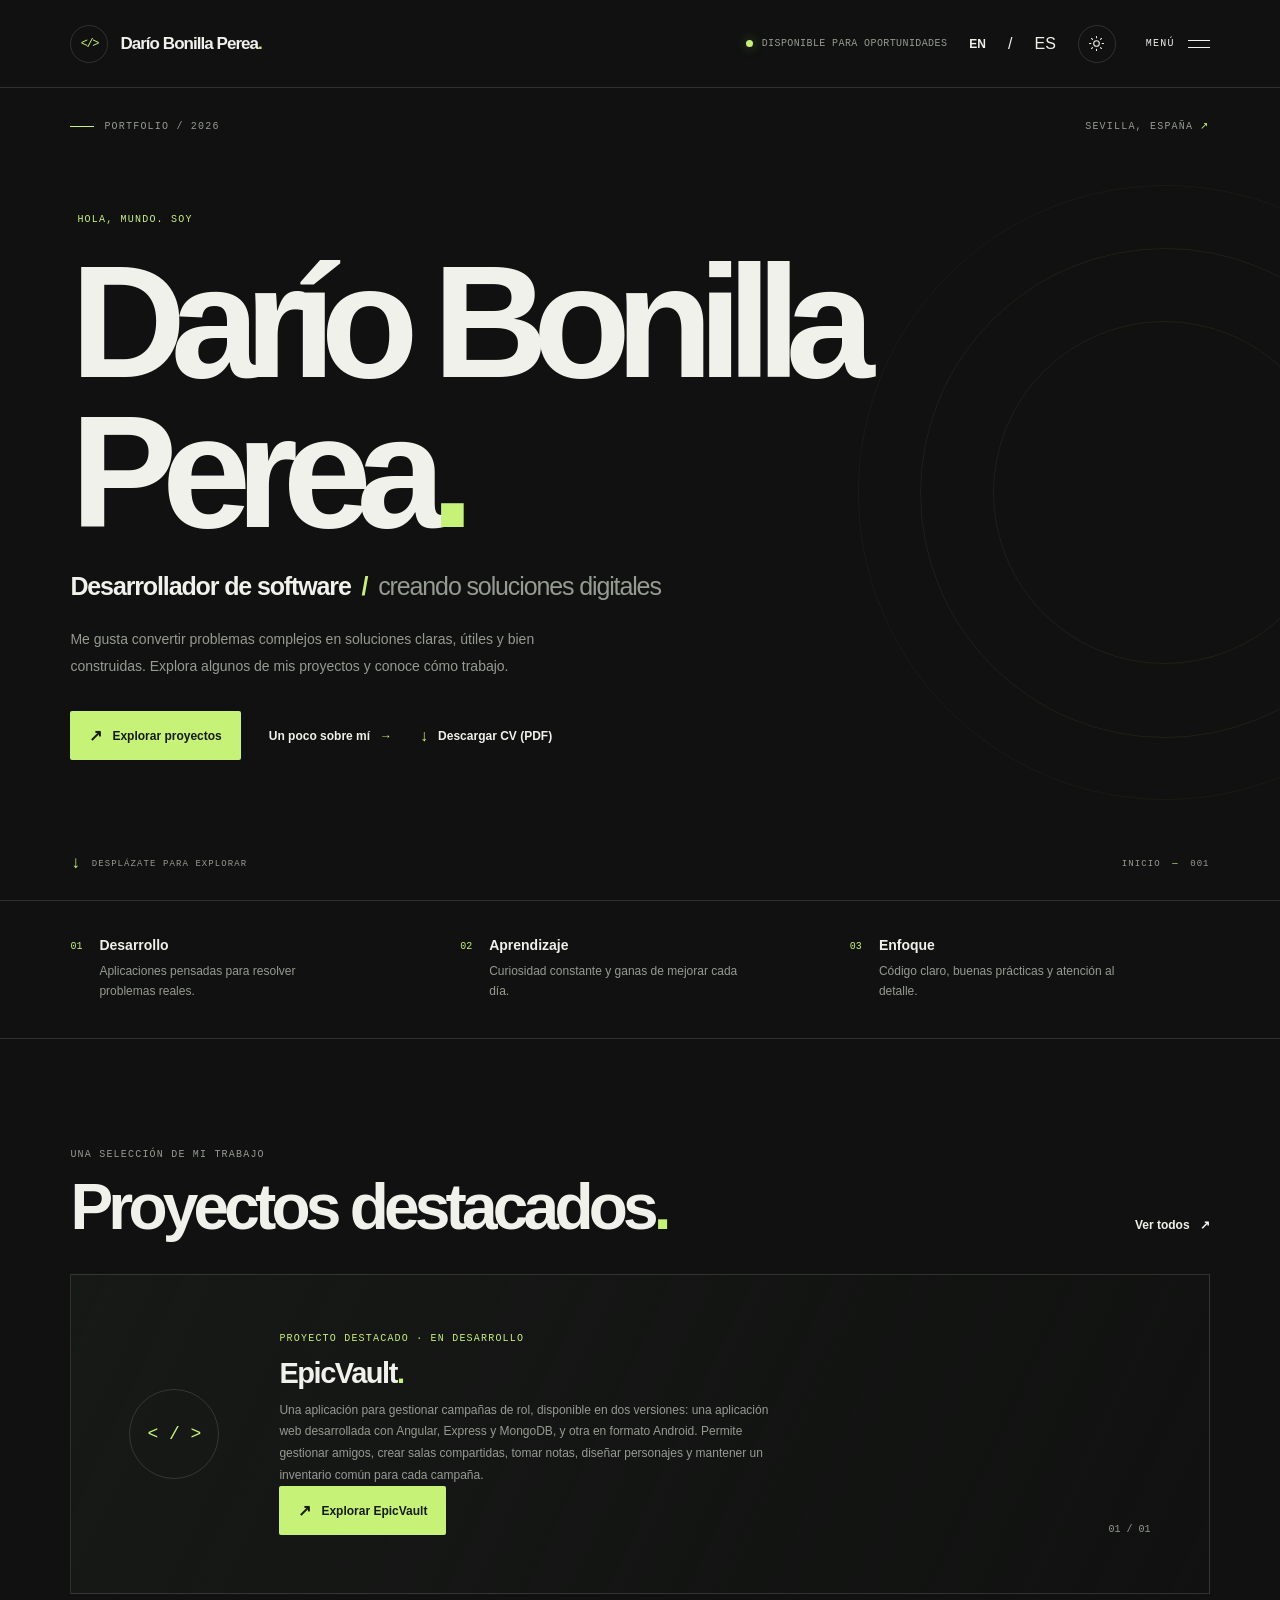
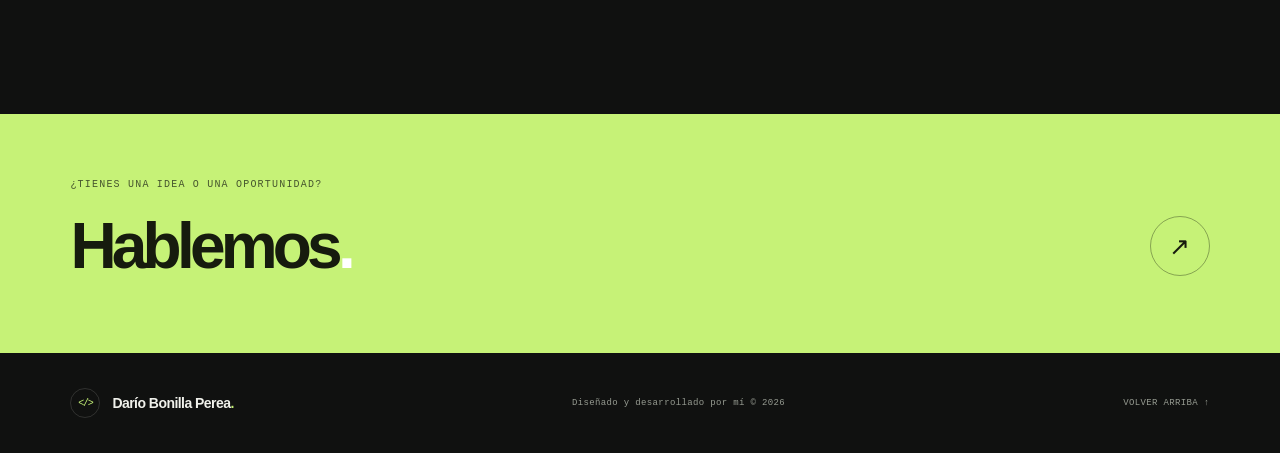
<file: index.html>
<!DOCTYPE html>
<html lang="es">

<head>
    <meta charset="UTF-8">
    <meta name="viewport" content="width=device-width, initial-scale=1.0">
    <title>Darío Bonilla Perea | Portfolio de desarrollador</title>
    <link rel="stylesheet" href="./css/style.css">
</head>

<body id="top">
    <header class="site-header">
        <a class="brand" href="./index.html" aria-label="Ir al inicio">
            <span class="brand-mark" aria-hidden="true">&lt;/&gt;</span>
            <span class="brand-name">Darío Bonilla Perea<span class="brand-dot">.</span></span>
        </a>

        <div class="header-actions">
            <span class="availability">
                <span class="status-dot"></span>
                Disponible para oportunidades
            </span>

            <a class="text-link secondary-link" href="./en/index.html" lang="en" hreflang="en"
                aria-label="Cambiar al inglés">EN</a>
            <span aria-hidden="true">/</span>
            <span lang="es" aria-current="page" aria-label="Idioma actual: Español">ES</span>

            <button class="icon-button theme-toggle" type="button" aria-label="Cambiar tema" title="Cambiar tema">
                <svg class="sun-icon" viewBox="0 0 24 24" aria-hidden="true">
                    <circle cx="12" cy="12" r="4"></circle>
                    <path
                        d="M12 2v2m0 16v2M4.93 4.93l1.42 1.42m11.3 11.3 1.42 1.42M2 12h2m16 0h2M4.93 19.07l1.42-1.42m11.3-11.3 1.42-1.42">
                    </path>
                </svg>
            </button>

            <button class="menu-toggle" type="button" aria-label="Abrir menú de navegación" aria-expanded="false"
                aria-controls="site-menu">
                <span class="menu-toggle-label">MENÚ</span>
                <span class="menu-lines" aria-hidden="true">
                    <span></span>
                    <span></span>
                </span>
            </button>
        </div>
    </header>

    <nav class="site-menu" id="site-menu" aria-label="Navegación principal" hidden>
        <a href="./index.html"><span>01</span> Inicio</a>
        <a href="./pages/my_projects.html"><span>02</span> Proyectos</a>
        <a href="./pages/about_me.html"><span>03</span> Sobre mí</a>
        <a href="./pages/contact_me.html"><span>04</span> Contacto</a>
        <div class="menu-footer">Construido con intención. Línea a línea.</div>
    </nav>

    <div class="menu-backdrop" hidden></div>

    <main>
        <section class="hero" aria-labelledby="hero-title">
            <div class="hero-topline">
                <span class="eyebrow">
                    <span class="eyebrow-line"></span>
                    PORTFOLIO / 2026
                </span>
                <span class="hero-location">
                    SEVILLA, ESPAÑA <span aria-hidden="true">↗</span>
                </span>
            </div>

            <div class="hero-content">
                <p class="intro-label">HOLA, MUNDO. SOY</p>

                <h1 id="hero-title">
                    Darío Bonilla Perea<span class="accent">.</span>
                </h1>

                <p class="hero-role">
                    Desarrollador de software
                    <span class="role-separator"> / </span>
                    <span class="muted-role">creando soluciones digitales</span>
                </p>

                <p class="hero-description">
                    Me gusta convertir problemas complejos en soluciones claras,
                    útiles y bien construidas. Explora algunos de mis proyectos
                    y conoce cómo trabajo.
                </p>

                <div class="hero-links">
                    <a class="text-link primary-link" href="./pages/my_projects.html">
                        <span class="link-arrow">↗</span>
                        Explorar proyectos
                    </a>

                    <a class="text-link secondary-link" href="./pages/about_me.html">
                        Un poco sobre mí <span aria-hidden="true">→</span>
                    </a>

                    <a class="text-link secondary-link"
                        href="./assets/documents/Curriculum-Vitae%20Dar%C3%ADo%20Bonilla%20Perea.pdf"
                        download="Curriculum-Vitae-Dario-Bonilla-Perea.pdf">
                        <span class="link-arrow">↓</span>
                        Descargar CV (PDF)
                    </a>
                </div>
            </div>

            <div class="hero-bottom">
                <span class="scroll-hint">
                    <span class="scroll-icon">↓</span>
                    DESPLÁZATE PARA EXPLORAR
                </span>

                <span class="hero-index">INICIO <span>—</span> 001</span>
            </div>

            <div class="decorative-grid" aria-hidden="true"></div>
        </section>

        <section class="quick-info" aria-label="Resumen">
            <div class="info-item">
                <span class="info-number">01</span>
                <div>
                    <h2>Desarrollo</h2>
                    <p>Aplicaciones pensadas para resolver problemas reales.</p>
                </div>
            </div>

            <div class="info-item">
                <span class="info-number">02</span>
                <div>
                    <h2>Aprendizaje</h2>
                    <p>Curiosidad constante y ganas de mejorar cada día.</p>
                </div>
            </div>

            <div class="info-item">
                <span class="info-number">03</span>
                <div>
                    <h2>Enfoque</h2>
                    <p>Código claro, buenas prácticas y atención al detalle.</p>
                </div>
            </div>
        </section>

        <section class="featured" aria-labelledby="featured-title">
            <div class="section-heading">
                <div>
                    <p class="eyebrow">UNA SELECCIÓN DE MI TRABAJO</p>
                    <h2 id="featured-title">
                        Proyectos destacados<span class="accent">.</span>
                    </h2>
                </div>

                <a class="text-link" href="./pages/my_projects.html">
                    Ver todos <span aria-hidden="true">↗</span>
                </a>
            </div>

            <div class="project-placeholder">
                <span class="project-placeholder-icon" aria-hidden="true">&lt; / &gt;</span>

                <div>
                    <p class="eyebrow">PROYECTO DESTACADO · EN DESARROLLO</p>
                    <h3>EpicVault<span class="accent">.</span></h3>

                    <p>
                        Una aplicación para gestionar campañas de rol, disponible en
                        dos versiones: una aplicación web desarrollada con Angular,
                        Express y MongoDB, y otra en formato Android. Permite gestionar
                        amigos, crear salas compartidas, tomar notas, diseñar personajes
                        y mantener un inventario común para cada campaña.
                    </p>

                    <a class="text-link primary-link" href="./projects/epicvault/index.html">
                        <span class="link-arrow">↗</span>
                        Explorar EpicVault
                    </a>
                </div>

                <span class="project-placeholder-number">01 / 01</span>
            </div>
        </section>

        <section class="contact-strip">
            <p class="eyebrow">¿TIENES UNA IDEA O UNA OPORTUNIDAD?</p>

            <div class="contact-strip-row">
                <h2>Hablemos<span class="accent">.</span></h2>

                <a class="round-link" href="./pages/contact_me.html" aria-label="Ir a contacto">↗</a>
            </div>
        </section>
    </main>

    <footer class="site-footer">
        <a class="brand footer-brand" href="./index.html">
            <span class="brand-mark" aria-hidden="true">&lt;/&gt;</span>
            <span class="brand-name">
                Darío Bonilla Perea<span class="brand-dot">.</span>
            </span>
        </a>

        <span>
            Diseñado y desarrollado por mí ©
            <span id="current-year">2026</span>
        </span>

        <a href="#top" class="back-top">VOLVER ARRIBA ↑</a>
    </footer>

    <script src="./js/script.js"></script>
</body>

</html>
</file>
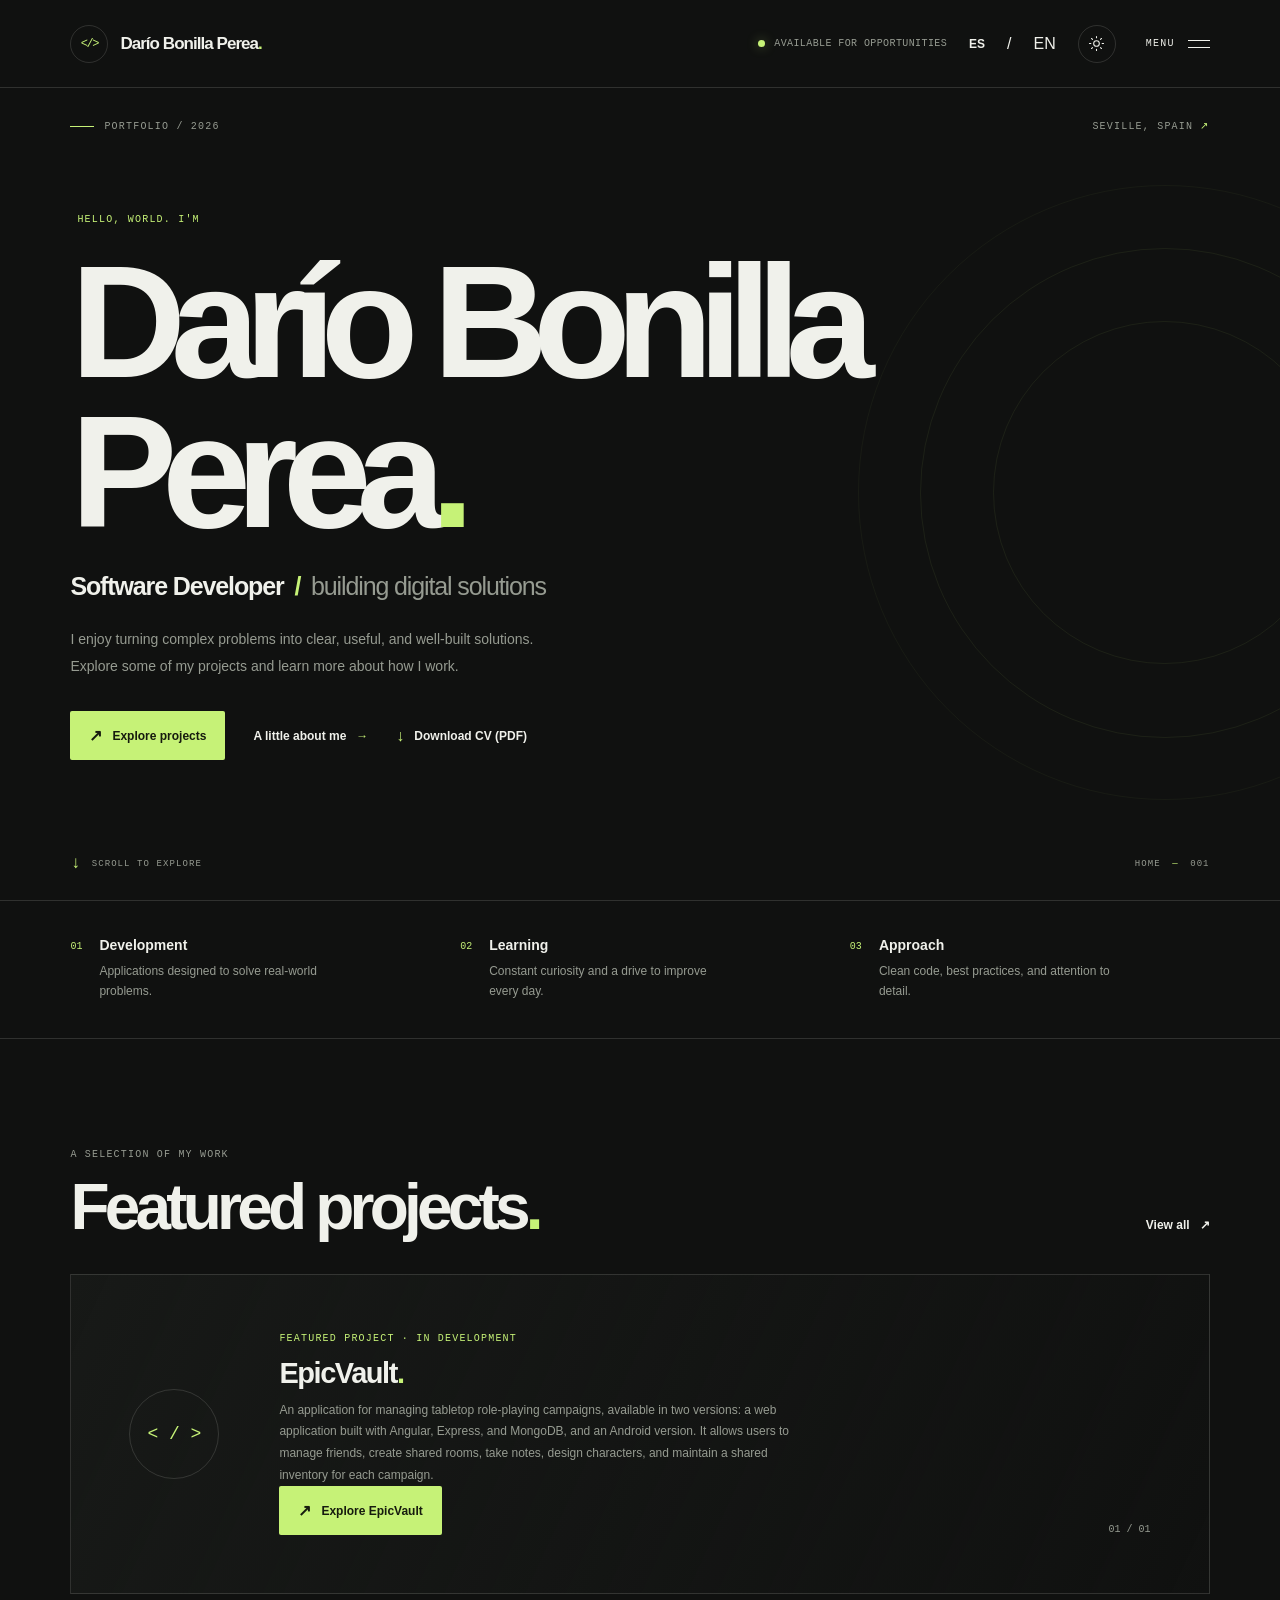
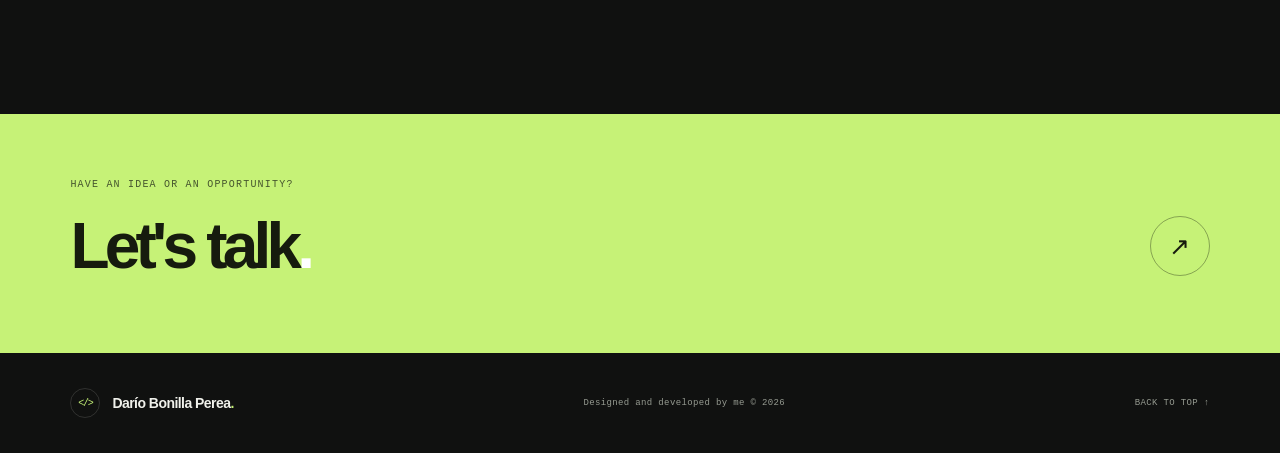
<file: en/index.html>
<!DOCTYPE html>
<html lang="en">

<head>
    <meta charset="UTF-8">
    <meta name="viewport" content="width=device-width, initial-scale=1.0">
    <title>Darío Bonilla Perea | Developer Portfolio</title>
    <link rel="stylesheet" href="../css/style.css">
</head>

<body id="top">
    <header class="site-header">
        <a class="brand" href="./index.html" aria-label="Go to home">
            <span class="brand-mark" aria-hidden="true">&lt;/&gt;</span>
            <span class="brand-name">Darío Bonilla Perea<span class="brand-dot">.</span></span>
        </a>

        <div class="header-actions">
            <span class="availability">
                <span class="status-dot"></span>
                Available for opportunities
            </span>

            <a class="text-link secondary-link" href="../index.html" lang="es" hreflang="es"
                aria-label="Switch to Spanish">ES</a>
            <span aria-hidden="true">/</span>
            <span lang="en" aria-current="page" aria-label="Current language: English">EN</span>

            <button class="icon-button theme-toggle" type="button" aria-label="Change theme" title="Change theme">
                <svg class="sun-icon" viewBox="0 0 24 24" aria-hidden="true">
                    <circle cx="12" cy="12" r="4"></circle>
                    <path
                        d="M12 2v2m0 16v2M4.93 4.93l1.42 1.42m11.3 11.3 1.42 1.42M2 12h2m16 0h2M4.93 19.07l1.42-1.42m11.3-11.3 1.42-1.42">
                    </path>
                </svg>
            </button>

            <button class="menu-toggle" type="button" aria-label="Open navigation menu" aria-expanded="false"
                aria-controls="site-menu">
                <span class="menu-toggle-label">MENU</span>
                <span class="menu-lines" aria-hidden="true">
                    <span></span>
                    <span></span>
                </span>
            </button>
        </div>
    </header>

    <nav class="site-menu" id="site-menu" aria-label="Main navigation" hidden>
        <a href="./index.html"><span>01</span> Home</a>
        <a href="./pages/my_projects.html"><span>02</span> Projects</a>
        <a href="./pages/about_me.html"><span>03</span> About me</a>
        <a href="./pages/contact_me.html"><span>04</span> Contact</a>
        <div class="menu-footer">Built with intention. Line by line.</div>
    </nav>

    <div class="menu-backdrop" hidden></div>

    <main>
        <section class="hero" aria-labelledby="hero-title">
            <div class="hero-topline">
                <span class="eyebrow">
                    <span class="eyebrow-line"></span>
                    PORTFOLIO / 2026
                </span>
                <span class="hero-location">
                    SEVILLE, SPAIN <span aria-hidden="true">↗</span>
                </span>
            </div>

            <div class="hero-content">
                <p class="intro-label">HELLO, WORLD. I'M</p>

                <h1 id="hero-title">
                    Darío Bonilla Perea<span class="accent">.</span>
                </h1>

                <p class="hero-role">
                    Software Developer
                    <span class="role-separator"> / </span>
                    <span class="muted-role">building digital solutions</span>
                </p>

                <p class="hero-description">
                    I enjoy turning complex problems into clear, useful, and
                    well-built solutions. Explore some of my projects and
                    learn more about how I work.
                </p>

                <div class="hero-links">
                    <a class="text-link primary-link" href="./pages/my_projects.html">
                        <span class="link-arrow">↗</span>
                        Explore projects
                    </a>

                    <a class="text-link secondary-link" href="./pages/about_me.html">
                        A little about me <span aria-hidden="true">→</span>
                    </a>

                    <a class="text-link secondary-link"
                        href="../assets/documents/Curriculum-Vitae%20Dar%C3%ADo%20Bonilla%20Perea.pdf"
                        download="Curriculum-Vitae-Dario-Bonilla-Perea.pdf">
                        <span class="link-arrow">↓</span>
                        Download CV (PDF)
                    </a>
                </div>
            </div>

            <div class="hero-bottom">
                <span class="scroll-hint">
                    <span class="scroll-icon">↓</span>
                    SCROLL TO EXPLORE
                </span>

                <span class="hero-index">HOME <span>—</span> 001</span>
            </div>

            <div class="decorative-grid" aria-hidden="true"></div>
        </section>

        <section class="quick-info" aria-label="Overview">
            <div class="info-item">
                <span class="info-number">01</span>
                <div>
                    <h2>Development</h2>
                    <p>Applications designed to solve real-world problems.</p>
                </div>
            </div>

            <div class="info-item">
                <span class="info-number">02</span>
                <div>
                    <h2>Learning</h2>
                    <p>Constant curiosity and a drive to improve every day.</p>
                </div>
            </div>

            <div class="info-item">
                <span class="info-number">03</span>
                <div>
                    <h2>Approach</h2>
                    <p>Clean code, best practices, and attention to detail.</p>
                </div>
            </div>
        </section>

        <section class="featured" aria-labelledby="featured-title">
            <div class="section-heading">
                <div>
                    <p class="eyebrow">A SELECTION OF MY WORK</p>
                    <h2 id="featured-title">
                        Featured projects<span class="accent">.</span>
                    </h2>
                </div>

                <a class="text-link" href="./pages/my_projects.html">
                    View all <span aria-hidden="true">↗</span>
                </a>
            </div>

            <div class="project-placeholder">
                <span class="project-placeholder-icon" aria-hidden="true">&lt; / &gt;</span>

                <div>
                    <p class="eyebrow">FEATURED PROJECT · IN DEVELOPMENT</p>
                    <h3>EpicVault<span class="accent">.</span></h3>

                    <p>
                        An application for managing tabletop role-playing campaigns,
                        available in two versions: a web application built with Angular,
                        Express, and MongoDB, and an Android version. It allows users
                        to manage friends, create shared rooms, take notes, design
                        characters, and maintain a shared inventory for each campaign.
                    </p>

                    <a class="text-link primary-link" href="./projects/epicvault/index.html">
                        <span class="link-arrow">↗</span>
                        Explore EpicVault
                    </a>
                </div>

                <span class="project-placeholder-number">01 / 01</span>
            </div>
        </section>

        <section class="contact-strip">
            <p class="eyebrow">HAVE AN IDEA OR AN OPPORTUNITY?</p>

            <div class="contact-strip-row">
                <h2>Let's talk<span class="accent">.</span></h2>

                <a class="round-link" href="./pages/contact_me.html" aria-label="Go to contact page">↗</a>
            </div>
        </section>
    </main>

    <footer class="site-footer">
        <a class="brand footer-brand" href="./index.html">
            <span class="brand-mark" aria-hidden="true">&lt;/&gt;</span>
            <span class="brand-name">
                Darío Bonilla Perea<span class="brand-dot">.</span>
            </span>
        </a>

        <span>
            Designed and developed by me ©
            <span id="current-year">2026</span>
        </span>

        <a href="#top" class="back-top">BACK TO TOP ↑</a>
    </footer>

    <script src="../js/script.js"></script>
</body>

</html>
</file>
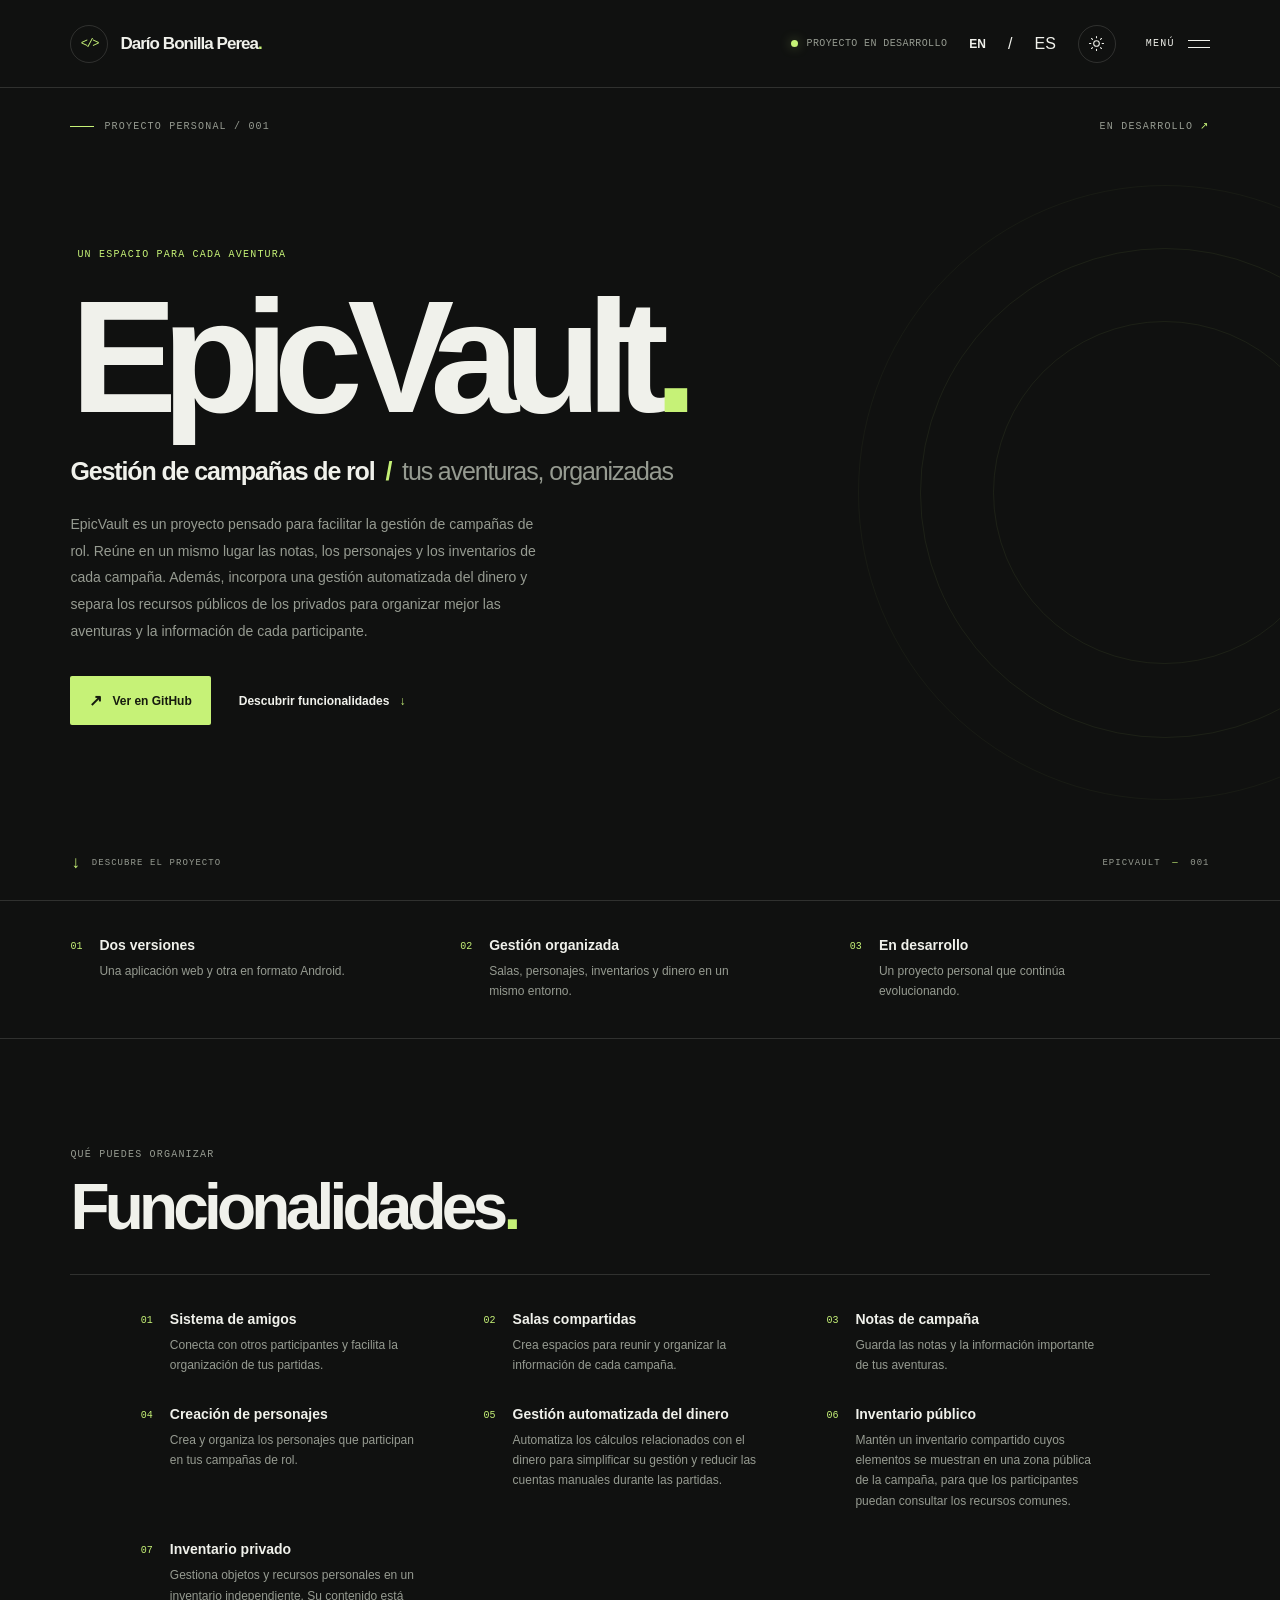
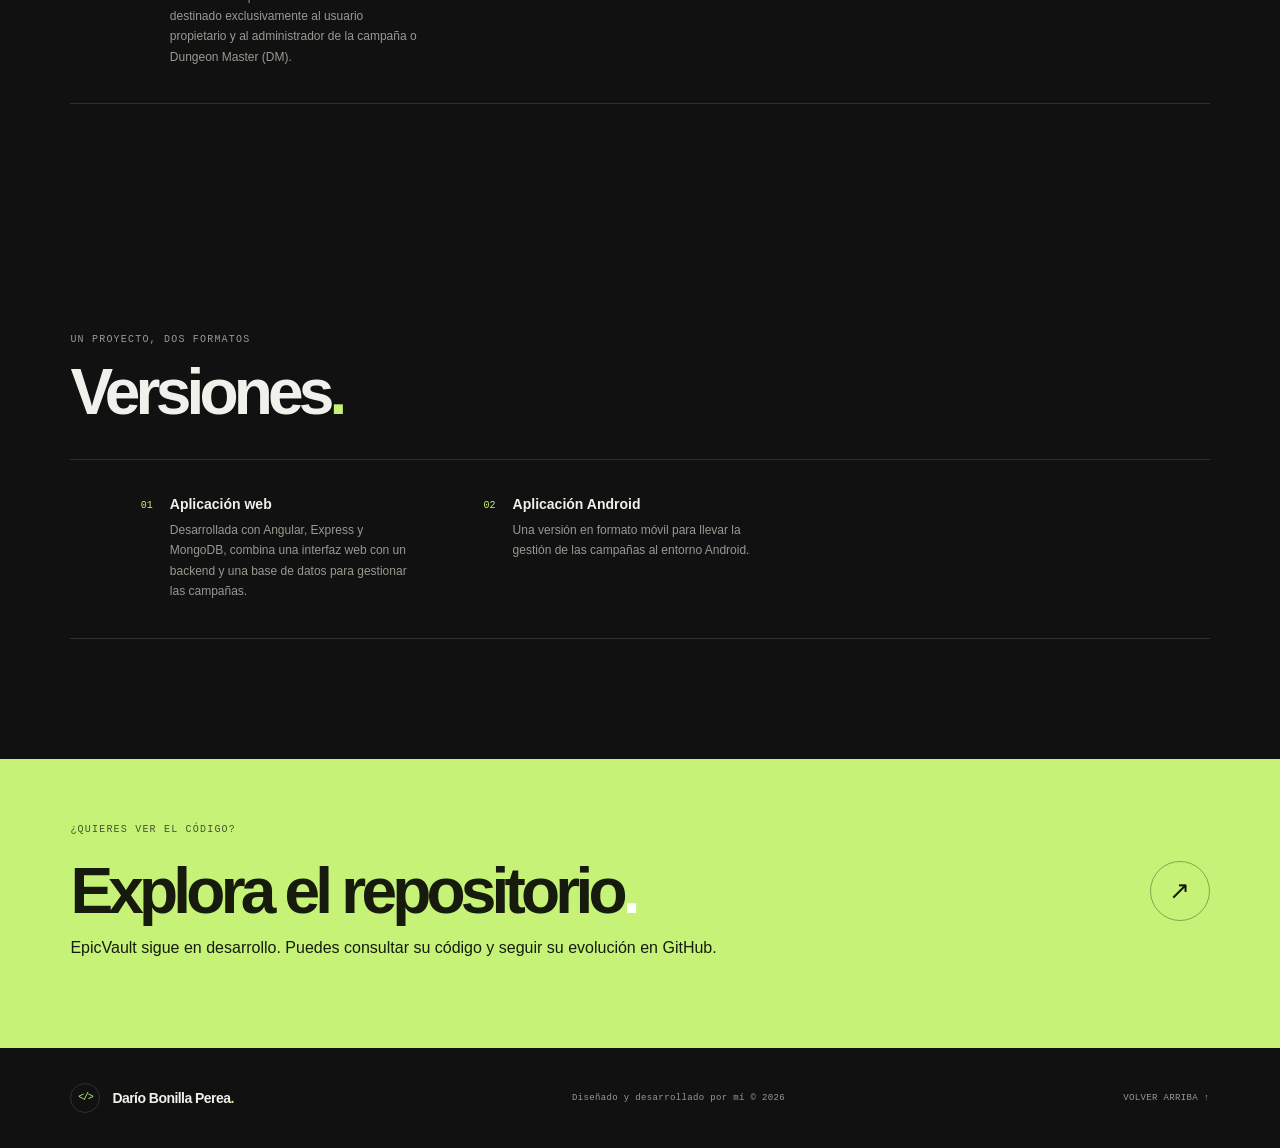
<file: projects/epicvault/index.html>
<!DOCTYPE html>
<html lang="es">

<head>
    <meta charset="UTF-8">
    <meta name="viewport" content="width=device-width, initial-scale=1.0">
    <meta name="description"
        content="EpicVault: organiza campañas de rol, gestiona personajes, notas, inventarios públicos y privados, y automatiza los cálculos del dinero.">
    <title>EpicVault | Darío Bonilla Perea</title>
    <link rel="stylesheet" href="../../css/style.css">
</head>

<body id="top">
    <header class="site-header">
        <a class="brand" href="../../index.html" aria-label="Volver al portfolio">
            <span class="brand-mark" aria-hidden="true">&lt;/&gt;</span>
            <span class="brand-name">Darío Bonilla Perea<span class="brand-dot">.</span></span>
        </a>

        <div class="header-actions">
            <span class="availability">
                <span class="status-dot"></span>
                Proyecto en desarrollo
            </span>

            <a class="text-link secondary-link" href="../../en/projects/epicvault/index.html" lang="en" hreflang="en"
                aria-label="Cambiar al inglés">EN</a>
            <span aria-hidden="true">/</span>
            <span lang="es" aria-current="page" aria-label="Idioma actual: Español">ES</span>

            <button class="icon-button theme-toggle" type="button" aria-label="Cambiar tema" title="Cambiar tema">
                <svg class="sun-icon" viewBox="0 0 24 24" aria-hidden="true">
                    <circle cx="12" cy="12" r="4"></circle>
                    <path
                        d="M12 2v2m0 16v2M4.93 4.93l1.42 1.42m11.3 11.3 1.42 1.42M2 12h2m16 0h2M4.93 19.07l1.42-1.42m11.3-11.3 1.42-1.42">
                    </path>
                </svg>
            </button>

            <button class="menu-toggle" type="button" aria-label="Abrir menú de navegación" aria-expanded="false"
                aria-controls="site-menu">
                <span class="menu-toggle-label">MENÚ</span>
                <span class="menu-lines" aria-hidden="true">
                    <span></span>
                    <span></span>
                </span>
            </button>
        </div>
    </header>

    <nav class="site-menu" id="site-menu" aria-label="Navegación principal" hidden>
        <a href="../../index.html"><span>01</span> Inicio</a>
        <a href="../../pages/my_projects.html"><span>02</span> Proyectos</a>
        <a href="../../pages/about_me.html"><span>03</span> Sobre mí</a>
        <a href="../../pages/contact_me.html"><span>04</span> Contacto</a>
        <div class="menu-footer">Construido con intención. Línea a línea.</div>
    </nav>

    <div class="menu-backdrop" hidden></div>

    <main>
        <section class="hero" aria-labelledby="hero-title">
            <div class="hero-topline">
                <span class="eyebrow">
                    <span class="eyebrow-line"></span>
                    PROYECTO PERSONAL / 001
                </span>
                <span class="hero-location">
                    EN DESARROLLO <span aria-hidden="true">↗</span>
                </span>
            </div>

            <div class="hero-content">
                <p class="intro-label">UN ESPACIO PARA CADA AVENTURA</p>

                <h1 id="hero-title">
                    EpicVault<span class="accent">.</span>
                </h1>

                <p class="hero-role">
                    Gestión de campañas de rol
                    <span class="role-separator"> / </span>
                    <span class="muted-role">tus aventuras, organizadas</span>
                </p>

                <p class="hero-description">
                    EpicVault es un proyecto pensado para facilitar la gestión
                    de campañas de rol. Reúne en un mismo lugar las notas,
                    los personajes y los inventarios de cada campaña. Además,
                    incorpora una gestión automatizada del dinero y separa
                    los recursos públicos de los privados para organizar
                    mejor las aventuras y la información de cada participante.
                </p>

                <div class="hero-links">
                    <a class="text-link primary-link" href="https://github.com/MrKaleth/EpicVault-App" target="_blank"
                        rel="noopener noreferrer">
                        <span class="link-arrow">↗</span>
                        Ver en GitHub
                    </a>

                    <a class="text-link secondary-link" href="#funcionalidades">
                        Descubrir funcionalidades
                        <span aria-hidden="true">↓</span>
                    </a>
                </div>
            </div>

            <div class="hero-bottom">
                <span class="scroll-hint">
                    <span class="scroll-icon">↓</span>
                    DESCUBRE EL PROYECTO
                </span>
                <span class="hero-index">EPICVAULT <span>—</span> 001</span>
            </div>

            <div class="decorative-grid" aria-hidden="true"></div>
        </section>

        <section class="quick-info" aria-label="Características del proyecto">
            <div class="info-item">
                <span class="info-number">01</span>
                <div>
                    <h2>Dos versiones</h2>
                    <p>Una aplicación web y otra en formato Android.</p>
                </div>
            </div>

            <div class="info-item">
                <span class="info-number">02</span>
                <div>
                    <h2>Gestión organizada</h2>
                    <p>Salas, personajes, inventarios y dinero en un mismo entorno.</p>
                </div>
            </div>

            <div class="info-item">
                <span class="info-number">03</span>
                <div>
                    <h2>En desarrollo</h2>
                    <p>Un proyecto personal que continúa evolucionando.</p>
                </div>
            </div>
        </section>

        <section class="featured" id="funcionalidades" aria-labelledby="features-title">
            <div class="section-heading">
                <div>
                    <p class="eyebrow">QUÉ PUEDES ORGANIZAR</p>
                    <h2 id="features-title">
                        Funcionalidades<span class="accent">.</span>
                    </h2>
                </div>
            </div>

            <div class="quick-info">
                <div class="info-item">
                    <span class="info-number">01</span>
                    <div>
                        <h2>Sistema de amigos</h2>
                        <p>
                            Conecta con otros participantes y facilita
                            la organización de tus partidas.
                        </p>
                    </div>
                </div>

                <div class="info-item">
                    <span class="info-number">02</span>
                    <div>
                        <h2>Salas compartidas</h2>
                        <p>
                            Crea espacios para reunir y organizar la información
                            de cada campaña.
                        </p>
                    </div>
                </div>

                <div class="info-item">
                    <span class="info-number">03</span>
                    <div>
                        <h2>Notas de campaña</h2>
                        <p>
                            Guarda las notas y la información importante
                            de tus aventuras.
                        </p>
                    </div>
                </div>

                <div class="info-item">
                    <span class="info-number">04</span>
                    <div>
                        <h2>Creación de personajes</h2>
                        <p>
                            Crea y organiza los personajes que participan
                            en tus campañas de rol.
                        </p>
                    </div>
                </div>

                <div class="info-item">
                    <span class="info-number">05</span>
                    <div>
                        <h2>Gestión automatizada del dinero</h2>
                        <p>
                            Automatiza los cálculos relacionados con el dinero
                            para simplificar su gestión y reducir las cuentas
                            manuales durante las partidas.
                        </p>
                    </div>
                </div>

                <div class="info-item">
                    <span class="info-number">06</span>
                    <div>
                        <h2>Inventario público</h2>
                        <p>
                            Mantén un inventario compartido cuyos elementos
                            se muestran en una zona pública de la campaña,
                            para que los participantes puedan consultar
                            los recursos comunes.
                        </p>
                    </div>
                </div>

                <div class="info-item">
                    <span class="info-number">07</span>
                    <div>
                        <h2>Inventario privado</h2>
                        <p>
                            Gestiona objetos y recursos personales en un
                            inventario independiente. Su contenido está
                            destinado exclusivamente al usuario propietario
                            y al administrador de la campaña o Dungeon Master (DM).
                        </p>
                    </div>
                </div>
            </div>
        </section>

        <section class="featured" aria-labelledby="versions-title">
            <div class="section-heading">
                <div>
                    <p class="eyebrow">UN PROYECTO, DOS FORMATOS</p>
                    <h2 id="versions-title">
                        Versiones<span class="accent">.</span>
                    </h2>
                </div>
            </div>

            <div class="quick-info">
                <div class="info-item">
                    <span class="info-number">01</span>
                    <div>
                        <h2>Aplicación web</h2>
                        <p>
                            Desarrollada con Angular, Express y MongoDB,
                            combina una interfaz web con un backend y una
                            base de datos para gestionar las campañas.
                        </p>
                    </div>
                </div>

                <div class="info-item">
                    <span class="info-number">02</span>
                    <div>
                        <h2>Aplicación Android</h2>
                        <p>
                            Una versión en formato móvil para llevar
                            la gestión de las campañas al entorno Android.
                        </p>
                    </div>
                </div>
            </div>
        </section>

        <section class="contact-strip">
            <p class="eyebrow">¿QUIERES VER EL CÓDIGO?</p>

            <div class="contact-strip-row">
                <h2>Explora el repositorio<span class="accent">.</span></h2>

                <a class="round-link" href="https://github.com/MrKaleth/EpicVault-App" target="_blank"
                    rel="noopener noreferrer" aria-label="Abrir el repositorio de EpicVault en GitHub">↗</a>
            </div>

            <p>
                EpicVault sigue en desarrollo. Puedes consultar su código
                y seguir su evolución en GitHub.
            </p>
        </section>
    </main>

    <footer class="site-footer">
        <a class="brand footer-brand" href="../../index.html">
            <span class="brand-mark" aria-hidden="true">&lt;/&gt;</span>
            <span class="brand-name">
                Darío Bonilla Perea<span class="brand-dot">.</span>
            </span>
        </a>

        <span>
            Diseñado y desarrollado por mí ©
            <span id="current-year">2026</span>
        </span>

        <a href="#top" class="back-top">VOLVER ARRIBA ↑</a>
    </footer>

    <script src="../../js/script.js"></script>
</body>

</html>
</file>
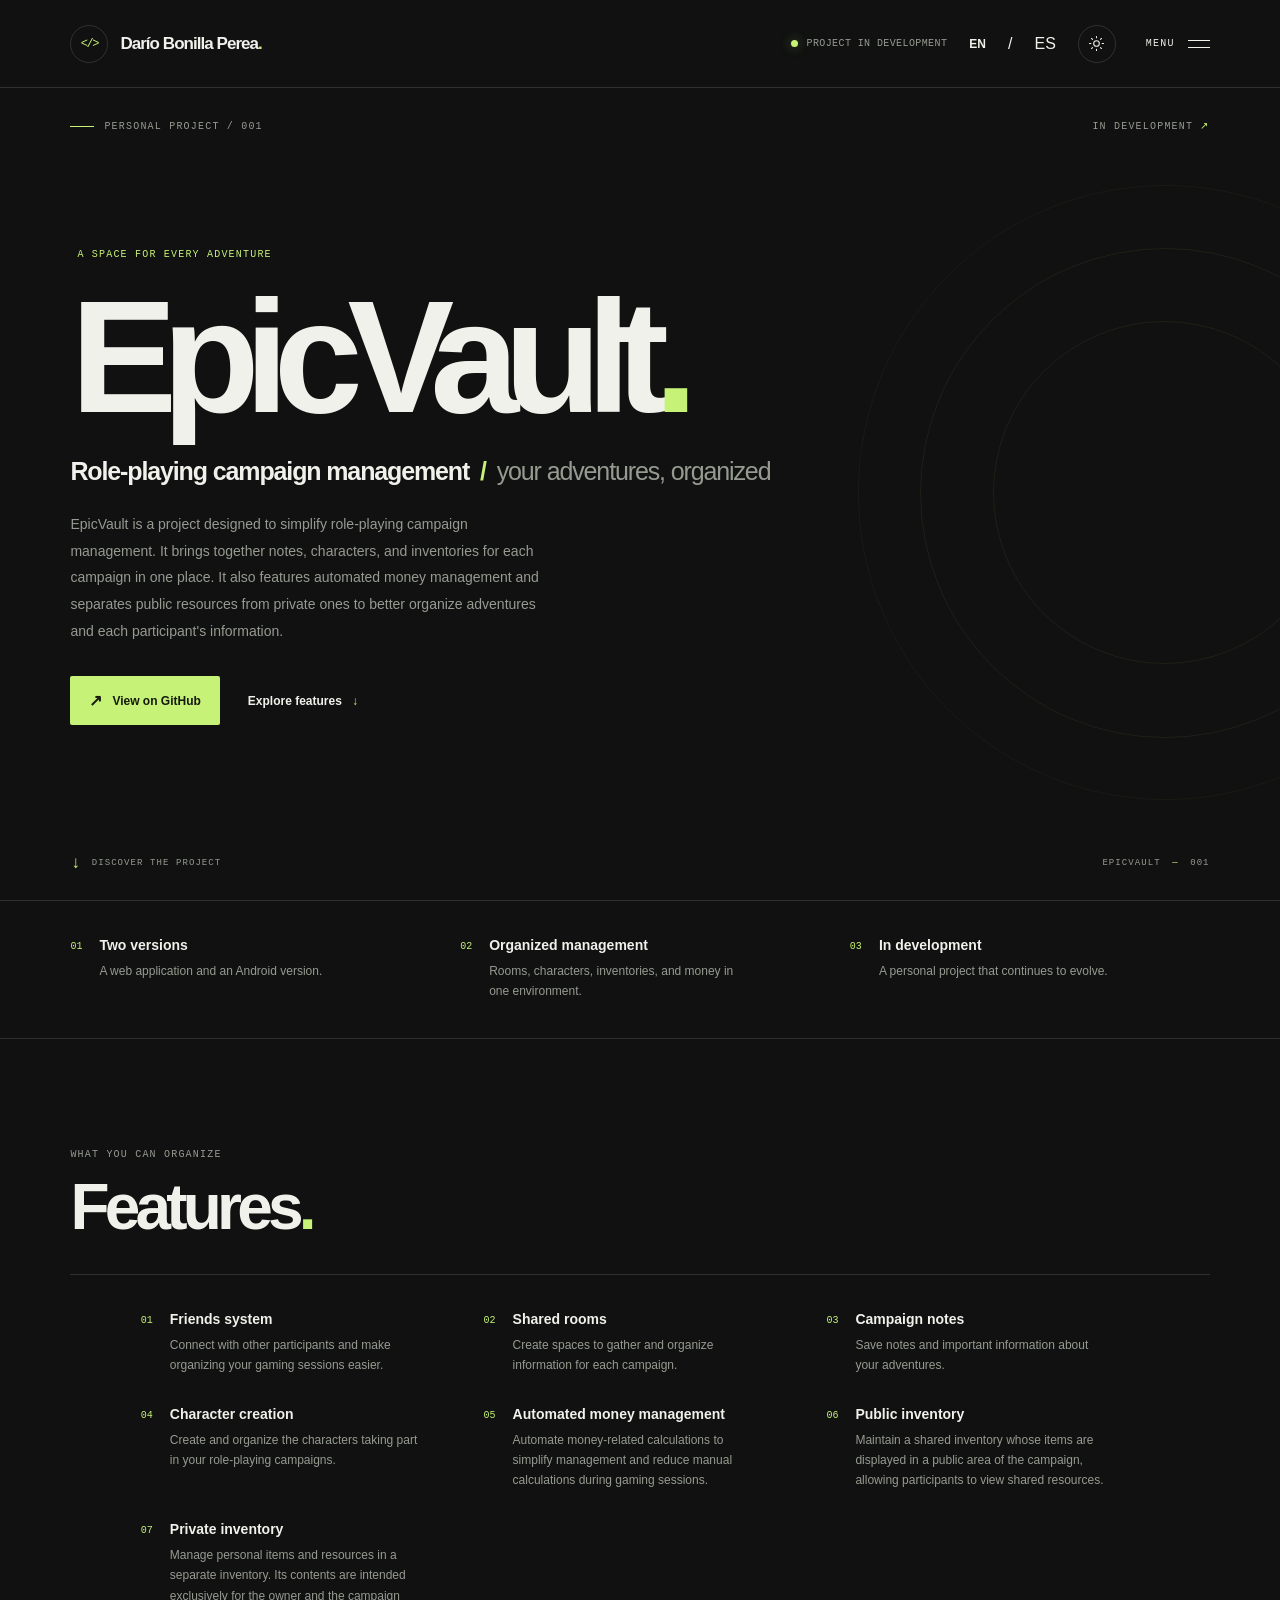
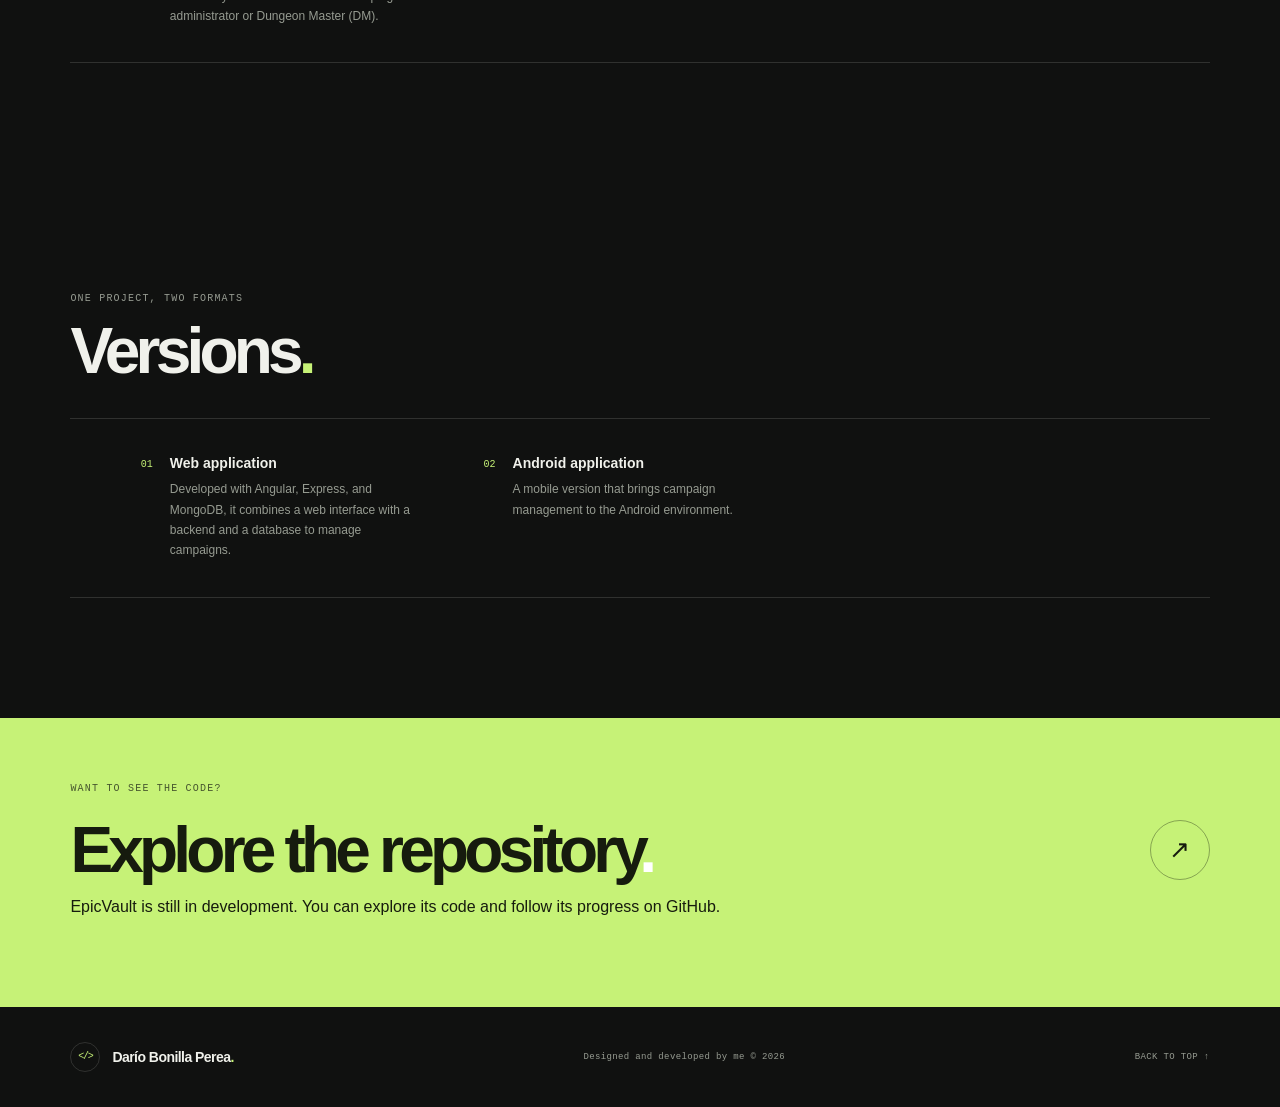
<file: en/projects/epicvault/index.html>
<!DOCTYPE html>
<html lang="en">

<head>
    <meta charset="UTF-8">
    <meta name="viewport" content="width=device-width, initial-scale=1.0">
    <meta name="description"
        content="EpicVault: organize role-playing campaigns, manage characters, notes, public and private inventories, and automate money calculations.">
    <title>EpicVault | Darío Bonilla Perea</title>
    <link rel="stylesheet" href="../../../css/style.css">
</head>

<body id="top">
    <header class="site-header">
        <a class="brand" href="../../../index.html" aria-label="Back to portfolio">
            <span class="brand-mark" aria-hidden="true">&lt;/&gt;</span>
            <span class="brand-name">Darío Bonilla Perea<span class="brand-dot">.</span></span>
        </a>

        <div class="header-actions">
            <span class="availability">
                <span class="status-dot"></span>
                Project in development
            </span>

            <a class="text-link secondary-link" href="../../../projects/epicvault/index.html" lang="en" hreflang="en"
                aria-label="Switch to English">EN</a>
            <span aria-hidden="true">/</span>
            <span lang="es" aria-current="page" aria-label="Current language: Spanish">ES</span>

            <button class="icon-button theme-toggle" type="button" aria-label="Change theme" title="Change theme">
                <svg class="sun-icon" viewBox="0 0 24 24" aria-hidden="true">
                    <circle cx="12" cy="12" r="4"></circle>
                    <path
                        d="M12 2v2m0 16v2M4.93 4.93l1.42 1.42m11.3 11.3 1.42 1.42M2 12h2m16 0h2M4.93 19.07l1.42-1.42m11.3-11.3 1.42-1.42">
                    </path>
                </svg>
            </button>

            <button class="menu-toggle" type="button" aria-label="Open navigation menu" aria-expanded="false"
                aria-controls="site-menu">
                <span class="menu-toggle-label">MENU</span>
                <span class="menu-lines" aria-hidden="true">
                    <span></span>
                    <span></span>
                </span>
            </button>
        </div>
    </header>

    <nav class="site-menu" id="site-menu" aria-label="Main navigation" hidden>
        <a href="../../index.html"><span>01</span> Home</a>
        <a href="../../pages/my_projects.html"><span>02</span> Projects</a>
        <a href="../../pages/about_me.html"><span>03</span> About me</a>
        <a href="../../pages/contact_me.html"><span>04</span> Contact</a>
        <div class="menu-footer">Built with intention. Line by line.</div>
    </nav>

    <div class="menu-backdrop" hidden></div>

    <main>
        <section class="hero" aria-labelledby="hero-title">
            <div class="hero-topline">
                <span class="eyebrow">
                    <span class="eyebrow-line"></span>
                    PERSONAL PROJECT / 001
                </span>
                <span class="hero-location">
                    IN DEVELOPMENT <span aria-hidden="true">↗</span>
                </span>
            </div>

            <div class="hero-content">
                <p class="intro-label">A SPACE FOR EVERY ADVENTURE</p>

                <h1 id="hero-title">
                    EpicVault<span class="accent">.</span>
                </h1>

                <p class="hero-role">
                    Role-playing campaign management
                    <span class="role-separator"> / </span>
                    <span class="muted-role">your adventures, organized</span>
                </p>

                <p class="hero-description">
                    EpicVault is a project designed to simplify
                    role-playing campaign management. It brings together
                    notes, characters, and inventories for each campaign
                    in one place. It also features automated money
                    management and separates public resources from private
                    ones to better organize adventures and each participant's
                    information.
                </p>

                <div class="hero-links">
                    <a class="text-link primary-link" href="https://github.com/MrKaleth/EpicVault-App" target="_blank"
                        rel="noopener noreferrer">
                        <span class="link-arrow">↗</span>
                        View on GitHub
                    </a>

                    <a class="text-link secondary-link" href="#funcionalidades">
                        Explore features
                        <span aria-hidden="true">↓</span>
                    </a>
                </div>
            </div>

            <div class="hero-bottom">
                <span class="scroll-hint">
                    <span class="scroll-icon">↓</span>
                    DISCOVER THE PROJECT
                </span>
                <span class="hero-index">EPICVAULT <span>—</span> 001</span>
            </div>

            <div class="decorative-grid" aria-hidden="true"></div>
        </section>

        <section class="quick-info" aria-label="Project features">
            <div class="info-item">
                <span class="info-number">01</span>
                <div>
                    <h2>Two versions</h2>
                    <p>A web application and an Android version.</p>
                </div>
            </div>

            <div class="info-item">
                <span class="info-number">02</span>
                <div>
                    <h2>Organized management</h2>
                    <p>Rooms, characters, inventories, and money in one environment.</p>
                </div>
            </div>

            <div class="info-item">
                <span class="info-number">03</span>
                <div>
                    <h2>In development</h2>
                    <p>A personal project that continues to evolve.</p>
                </div>
            </div>
        </section>

        <section class="featured" id="funcionalidades" aria-labelledby="features-title">
            <div class="section-heading">
                <div>
                    <p class="eyebrow">WHAT YOU CAN ORGANIZE</p>
                    <h2 id="features-title">
                        Features<span class="accent">.</span>
                    </h2>
                </div>
            </div>

            <div class="quick-info">
                <div class="info-item">
                    <span class="info-number">01</span>
                    <div>
                        <h2>Friends system</h2>
                        <p>
                            Connect with other participants and make
                            organizing your gaming sessions easier.
                        </p>
                    </div>
                </div>

                <div class="info-item">
                    <span class="info-number">02</span>
                    <div>
                        <h2>Shared rooms</h2>
                        <p>
                            Create spaces to gather and organize information
                            for each campaign.
                        </p>
                    </div>
                </div>

                <div class="info-item">
                    <span class="info-number">03</span>
                    <div>
                        <h2>Campaign notes</h2>
                        <p>
                            Save notes and important information
                            about your adventures.
                        </p>
                    </div>
                </div>

                <div class="info-item">
                    <span class="info-number">04</span>
                    <div>
                        <h2>Character creation</h2>
                        <p>
                            Create and organize the characters taking part
                            in your role-playing campaigns.
                        </p>
                    </div>
                </div>

                <div class="info-item">
                    <span class="info-number">05</span>
                    <div>
                        <h2>Automated money management</h2>
                        <p>
                            Automate money-related calculations to simplify
                            management and reduce manual calculations
                            during gaming sessions.
                        </p>
                    </div>
                </div>

                <div class="info-item">
                    <span class="info-number">06</span>
                    <div>
                        <h2>Public inventory</h2>
                        <p>
                            Maintain a shared inventory whose items
                            are displayed in a public area of the campaign,
                            allowing participants to view
                            shared resources.
                        </p>
                    </div>
                </div>

                <div class="info-item">
                    <span class="info-number">07</span>
                    <div>
                        <h2>Private inventory</h2>
                        <p>
                            Manage personal items and resources in a
                            separate inventory. Its contents are
                            intended exclusively for the owner
                            and the campaign administrator or Dungeon Master (DM).
                        </p>
                    </div>
                </div>
            </div>
        </section>

        <section class="featured" aria-labelledby="versions-title">
            <div class="section-heading">
                <div>
                    <p class="eyebrow">ONE PROJECT, TWO FORMATS</p>
                    <h2 id="versions-title">
                        Versions<span class="accent">.</span>
                    </h2>
                </div>
            </div>

            <div class="quick-info">
                <div class="info-item">
                    <span class="info-number">01</span>
                    <div>
                        <h2>Web application</h2>
                        <p>
                            Developed with Angular, Express, and MongoDB,
                            it combines a web interface with a backend and
                            a database to manage campaigns.
                        </p>
                    </div>
                </div>

                <div class="info-item">
                    <span class="info-number">02</span>
                    <div>
                        <h2>Android application</h2>
                        <p>
                            A mobile version that brings
                            campaign management to the Android environment.
                        </p>
                    </div>
                </div>
            </div>
        </section>

        <section class="contact-strip">
            <p class="eyebrow">WANT TO SEE THE CODE?</p>

            <div class="contact-strip-row">
                <h2>Explore the repository<span class="accent">.</span></h2>

                <a class="round-link" href="https://github.com/MrKaleth/EpicVault-App" target="_blank"
                    rel="noopener noreferrer" aria-label="Open the EpicVault repository on GitHub">↗</a>
            </div>

            <p>
                EpicVault is still in development. You can explore its code
                and follow its progress on GitHub.
            </p>
        </section>
    </main>

    <footer class="site-footer">
        <a class="brand footer-brand" href="../../index.html">
            <span class="brand-mark" aria-hidden="true">&lt;/&gt;</span>
            <span class="brand-name">
                Darío Bonilla Perea<span class="brand-dot">.</span>
            </span>
        </a>

        <span>
            Designed and developed by me ©
            <span id="current-year">2026</span>
        </span>

        <a href="#top" class="back-top">BACK TO TOP ↑</a>
    </footer>

    <script src="../../../js/script.js"></script>
</body>

</html>
</file>
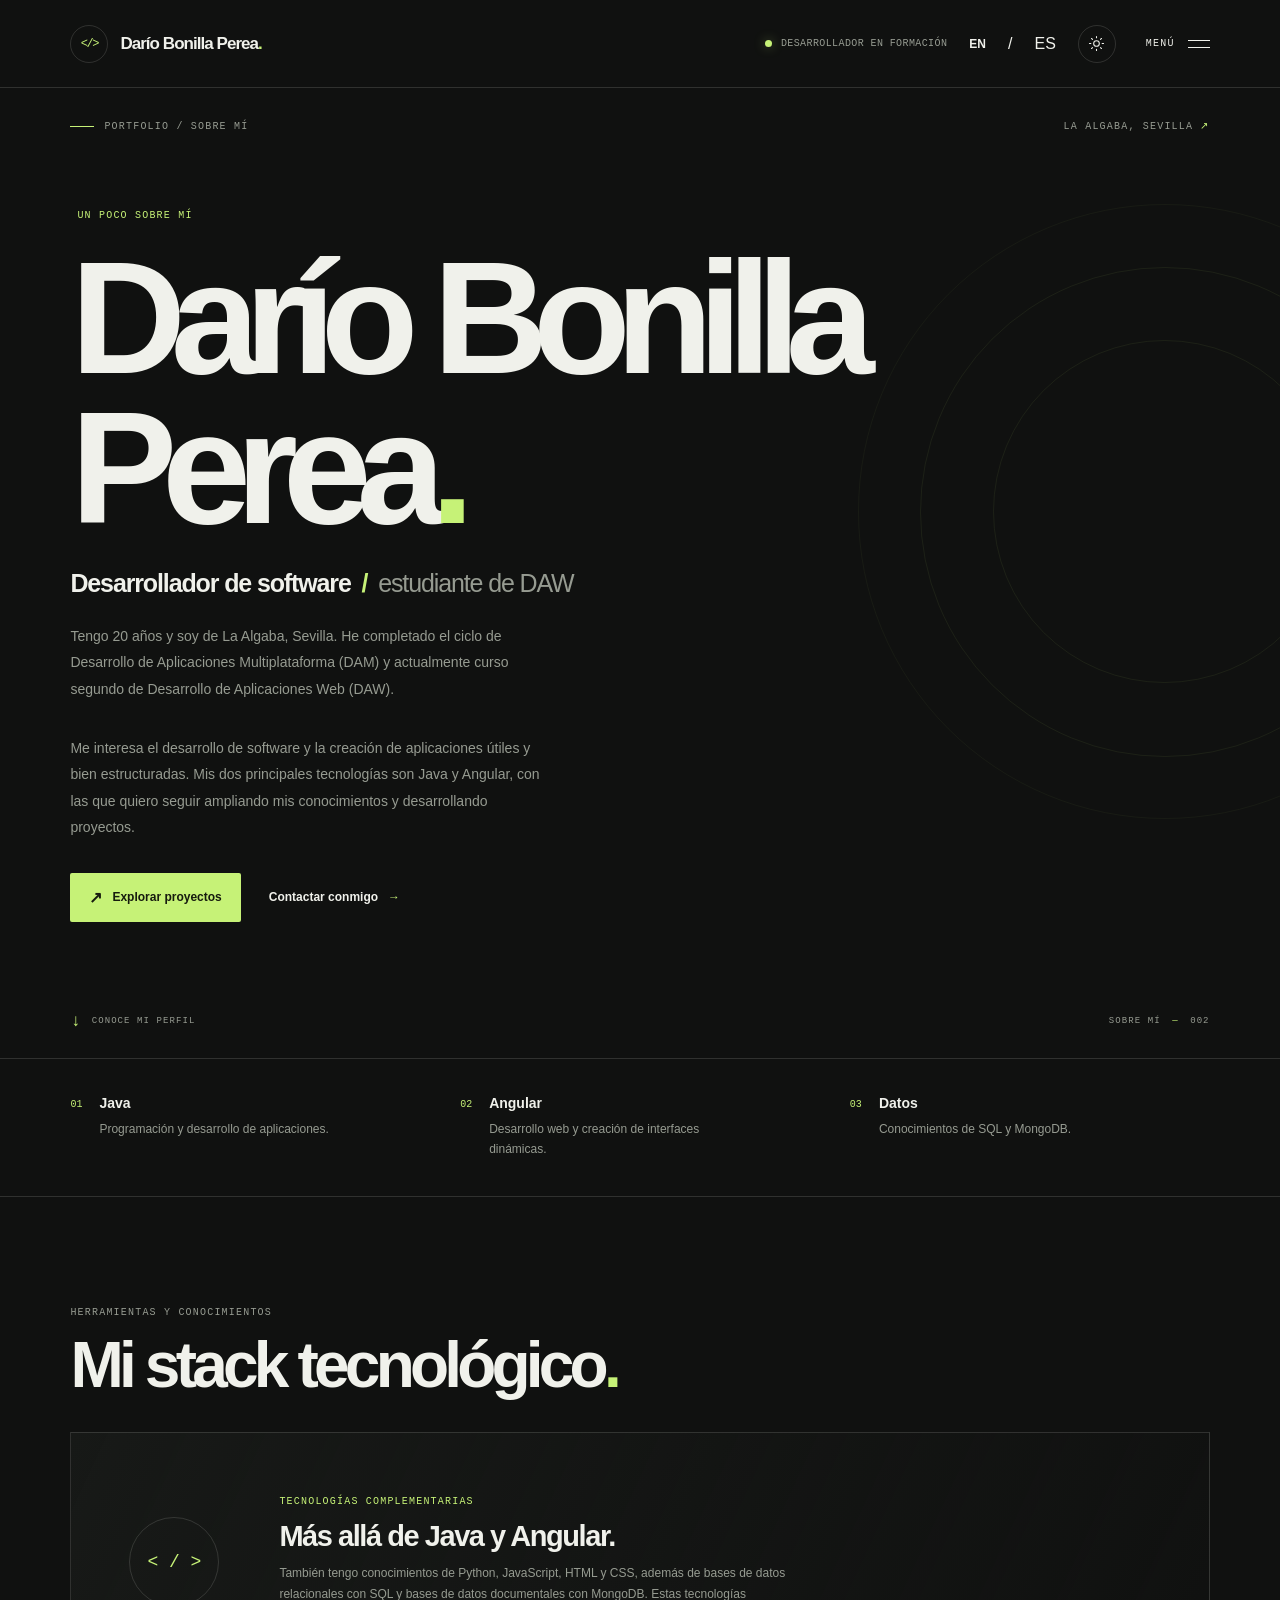
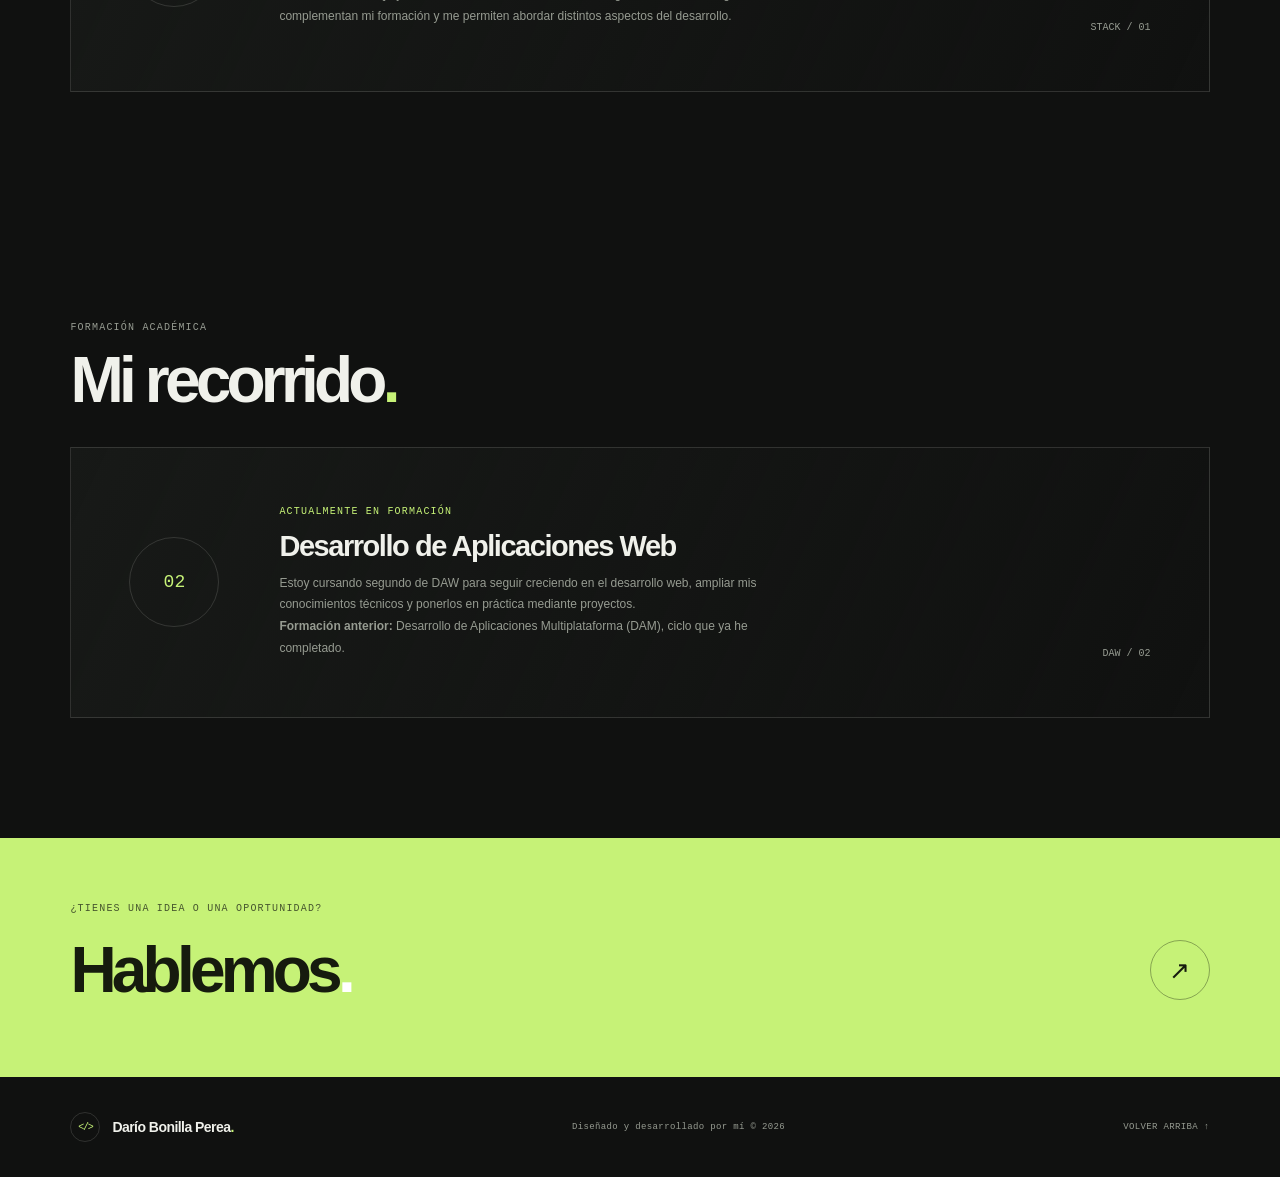
<file: pages/about_me.html>
<!DOCTYPE html>
<html lang="es">

<head>
    <meta charset="UTF-8">
    <meta name="viewport" content="width=device-width, initial-scale=1.0">
    <meta name="description"
        content="Soy Darío Bonilla Perea, desarrollador de software en formación de La Algaba, Sevilla. Mis principales tecnologías son Java y Angular.">
    <title>Sobre mí | Darío Bonilla Perea</title>
    <link rel="stylesheet" href="../css/style.css">
    <script src="../js/script.js" defer></script>
</head>

<body id="top">
    <header class="site-header">
        <a class="brand" href="../index.html" aria-label="Ir al inicio">
            <span class="brand-mark" aria-hidden="true">&lt;/&gt;</span>
            <span class="brand-name">
                Darío Bonilla Perea<span class="brand-dot">.</span>
            </span>
        </a>

        <div class="header-actions">
            <span class="availability">
                <span class="status-dot"></span>
                Desarrollador en formación
            </span>

            <a class="text-link secondary-link" href="../en/pages/about_me.html" lang="en" hreflang="en"
                aria-label="Cambiar al inglés">EN</a>
            <span aria-hidden="true">/</span>
            <span lang="es" aria-current="page" aria-label="Idioma actual: Español">ES</span>

            <button class="icon-button theme-toggle" type="button" aria-label="Cambiar tema" title="Cambiar tema">
                <svg class="sun-icon" viewBox="0 0 24 24" aria-hidden="true">
                    <circle cx="12" cy="12" r="4"></circle>
                    <path
                        d="M12 2v2m0 16v2M4.93 4.93l1.42 1.42m11.3 11.3 1.42 1.42M2 12h2m16 0h2M4.93 19.07l1.42-1.42m11.3-11.3 1.42-1.42">
                    </path>
                </svg>
            </button>

            <button class="menu-toggle" type="button" aria-label="Abrir menú de navegación" aria-expanded="false"
                aria-controls="site-menu">
                <span class="menu-toggle-label">MENÚ</span>
                <span class="menu-lines" aria-hidden="true">
                    <span></span>
                    <span></span>
                </span>
            </button>
        </div>
    </header>

    <nav class="site-menu" id="site-menu" aria-label="Navegación principal" hidden>
        <a href="../index.html"><span>01</span> Inicio</a>
        <a href="my_projects.html"><span>02</span> Proyectos</a>
        <a href="about_me.html" aria-current="page"><span>03</span> Sobre mí</a>
        <a href="contact_me.html"><span>04</span> Contacto</a>
        <div class="menu-footer">
            Construido con intención. Línea a línea.
        </div>
    </nav>

    <div class="menu-backdrop" hidden></div>

    <main>
        <!-- Presentación -->
        <section class="hero" aria-labelledby="hero-title">
            <div class="hero-topline">
                <span class="eyebrow">
                    <span class="eyebrow-line"></span>
                    PORTFOLIO / SOBRE MÍ
                </span>
                <span class="hero-location">
                    LA ALGABA, SEVILLA
                    <span aria-hidden="true">↗</span>
                </span>
            </div>

            <div class="hero-content">
                <p class="intro-label">UN POCO SOBRE MÍ</p>

                <h1 id="hero-title">
                    Darío Bonilla Perea<span class="accent">.</span>
                </h1>

                <p class="hero-role">
                    Desarrollador de software
                    <span class="role-separator"> / </span>
                    <span class="muted-role">estudiante de DAW</span>
                </p>

                <p class="hero-description">
                    Tengo 20 años y soy de La Algaba, Sevilla. He completado
                    el ciclo de Desarrollo de Aplicaciones Multiplataforma
                    (DAM) y actualmente curso segundo de Desarrollo de
                    Aplicaciones Web (DAW).
                </p>

                <p class="hero-description">
                    Me interesa el desarrollo de software y la creación de
                    aplicaciones útiles y bien estructuradas. Mis dos
                    principales tecnologías son Java y Angular, con las que
                    quiero seguir ampliando mis conocimientos y desarrollando
                    proyectos.
                </p>

                <div class="hero-links">
                    <a class="text-link primary-link" href="my_projects.html">
                        <span class="link-arrow">↗</span>
                        Explorar proyectos
                    </a>

                    <a class="text-link secondary-link" href="contact_me.html">
                        Contactar conmigo
                        <span aria-hidden="true">→</span>
                    </a>
                </div>
            </div>

            <div class="hero-bottom">
                <span class="scroll-hint">
                    <span class="scroll-icon">↓</span>
                    CONOCE MI PERFIL
                </span>

                <span class="hero-index">
                    SOBRE MÍ <span>—</span> 002
                </span>
            </div>

            <div class="decorative-grid" aria-hidden="true"></div>
        </section>

        <!-- Resumen -->
        <section class="quick-info" aria-label="Resumen de mi perfil">
            <div class="info-item">
                <span class="info-number">01</span>
                <div>
                    <h2>Java</h2>
                    <p>
                        Programación y desarrollo de aplicaciones.
                    </p>
                </div>
            </div>

            <div class="info-item">
                <span class="info-number">02</span>
                <div>
                    <h2>Angular</h2>
                    <p>
                        Desarrollo web y creación de interfaces dinámicas.
                    </p>
                </div>
            </div>

            <div class="info-item">
                <span class="info-number">03</span>
                <div>
                    <h2>Datos</h2>
                    <p>
                        Conocimientos de SQL y MongoDB.
                    </p>
                </div>
            </div>
        </section>

        <!-- Tecnologías -->
        <section class="featured" aria-labelledby="tech-title">
            <div class="section-heading">
                <div>
                    <p class="eyebrow">HERRAMIENTAS Y CONOCIMIENTOS</p>
                    <h2 id="tech-title">
                        Mi stack tecnológico<span class="accent">.</span>
                    </h2>
                </div>
            </div>

            <div class="project-placeholder">
                <span class="project-placeholder-icon" aria-hidden="true">
                    &lt; / &gt;
                </span>

                <div>
                    <p class="eyebrow">TECNOLOGÍAS COMPLEMENTARIAS</p>
                    <h3>Más allá de Java y Angular.</h3>
                    <p>
                        También tengo conocimientos de Python, JavaScript,
                        HTML y CSS, además de bases de datos relacionales
                        con SQL y bases de datos documentales con MongoDB.
                        Estas tecnologías complementan mi formación y me
                        permiten abordar distintos aspectos del desarrollo.
                    </p>
                </div>

                <span class="project-placeholder-number">STACK / 01</span>
            </div>
        </section>

        <!-- Formación -->
        <section class="featured" aria-labelledby="education-title">
            <div class="section-heading">
                <div>
                    <p class="eyebrow">FORMACIÓN ACADÉMICA</p>
                    <h2 id="education-title">
                        Mi recorrido<span class="accent">.</span>
                    </h2>
                </div>
            </div>

            <div class="project-placeholder">
                <span class="project-placeholder-icon" aria-hidden="true">
                    02
                </span>

                <div>
                    <p class="eyebrow">ACTUALMENTE EN FORMACIÓN</p>
                    <h3>
                        Desarrollo de Aplicaciones Web
                    </h3>
                    <p>
                        Estoy cursando segundo de DAW para seguir creciendo
                        en el desarrollo web, ampliar mis conocimientos
                        técnicos y ponerlos en práctica mediante proyectos.
                    </p>
                    <p>
                        <strong>Formación anterior:</strong>
                        Desarrollo de Aplicaciones Multiplataforma (DAM),
                        ciclo que ya he completado.
                    </p>
                </div>

                <span class="project-placeholder-number">DAW / 02</span>
            </div>
        </section>

        <!-- Contacto -->
        <section class="contact-strip">
            <p class="eyebrow">
                ¿TIENES UNA IDEA O UNA OPORTUNIDAD?
            </p>

            <div class="contact-strip-row">
                <h2>
                    Hablemos<span class="accent">.</span>
                </h2>

                <a class="round-link" href="contact_me.html" aria-label="Ir a contacto">
                    ↗
                </a>
            </div>
        </section>
    </main>

    <footer class="site-footer">
        <a class="brand footer-brand" href="../index.html">
            <span class="brand-mark" aria-hidden="true">&lt;/&gt;</span>
            <span class="brand-name">
                Darío Bonilla Perea<span class="brand-dot">.</span>
            </span>
        </a>

        <span>
            Diseñado y desarrollado por mí ©
            <span id="current-year">2026</span>
        </span>

        <a href="#top" class="back-top">
            VOLVER ARRIBA ↑
        </a>
    </footer>
</body>

</html>
</file>
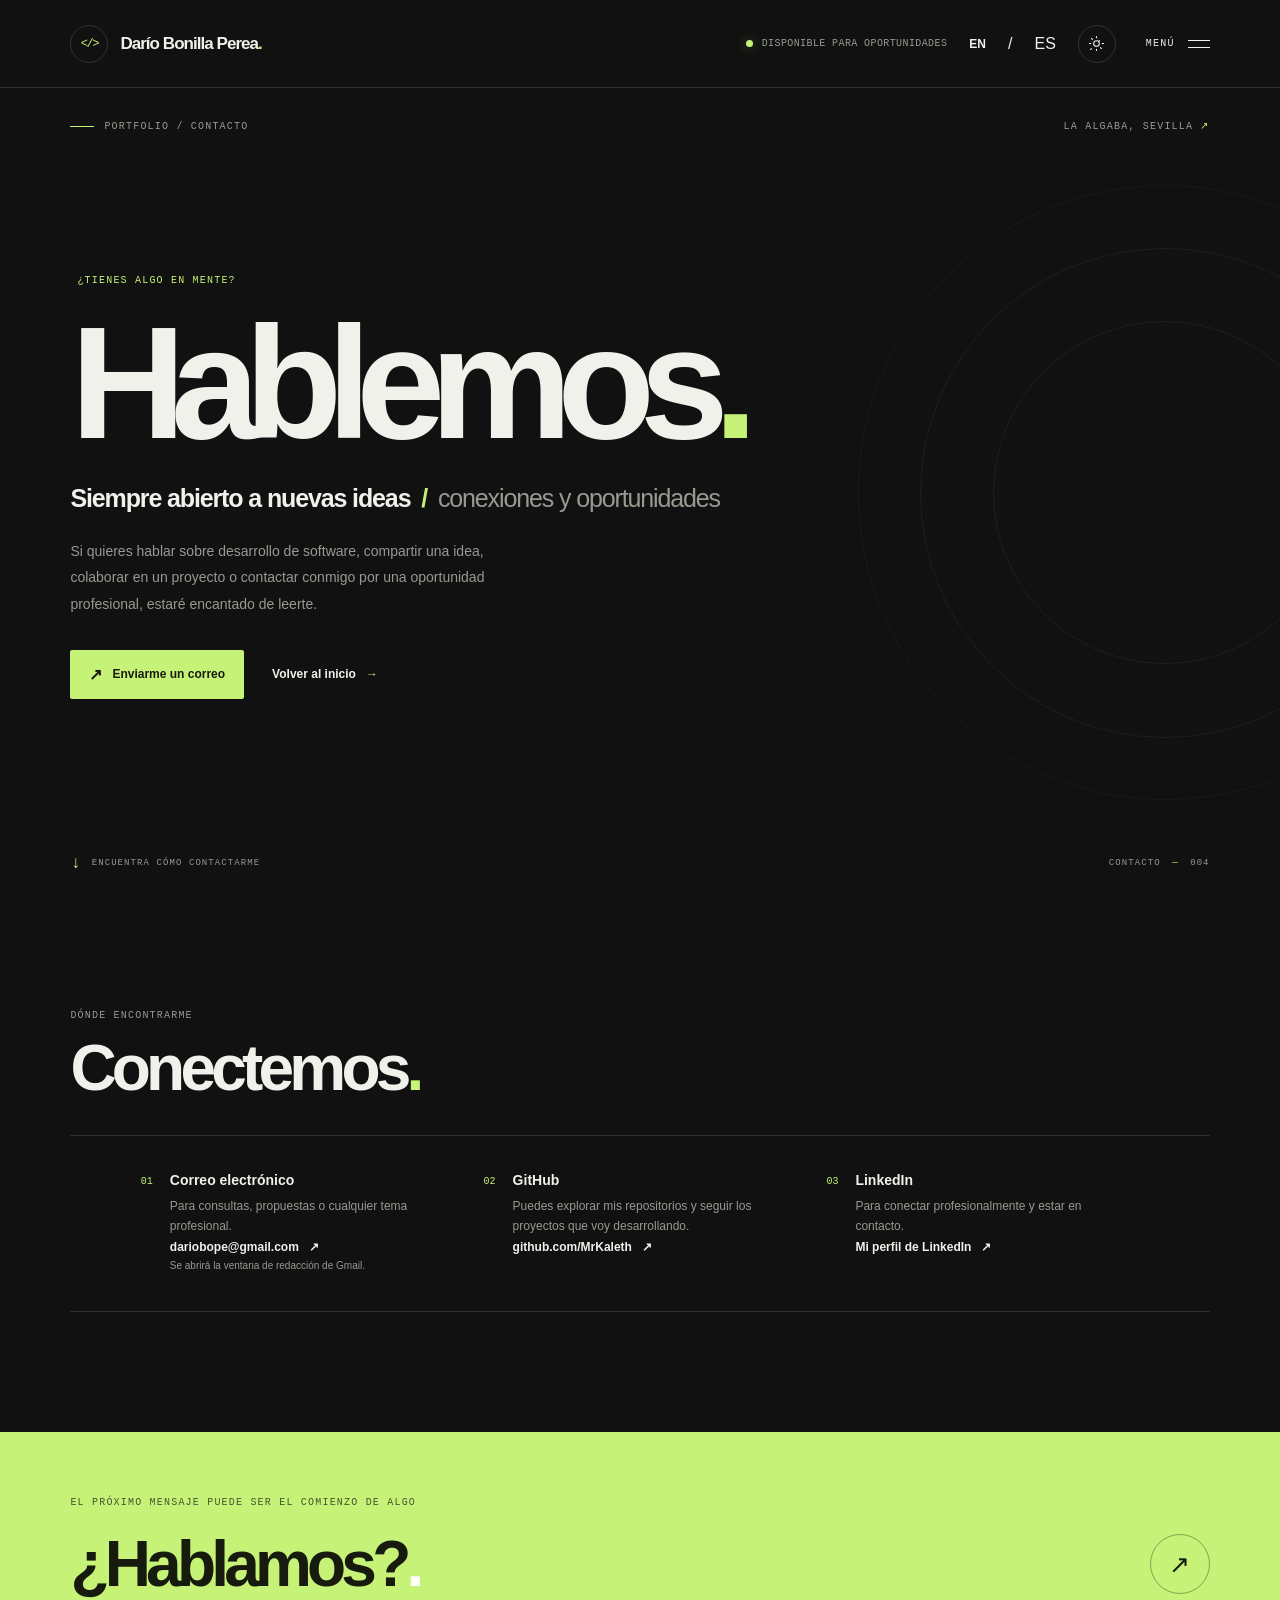
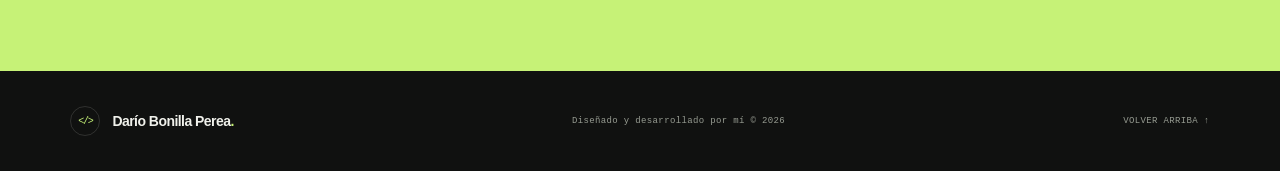
<file: pages/contact_me.html>
<!DOCTYPE html>
<html lang="es">

<head>
    <meta charset="UTF-8">
    <meta name="viewport" content="width=device-width, initial-scale=1.0">

    <meta name="description"
        content="Contacta con Darío Bonilla Perea, desarrollador de software en formación. Encuéntrame por correo electrónico, GitHub o LinkedIn.">

    <title>Contacto | Darío Bonilla Perea</title>

    <link rel="stylesheet" href="../css/style.css">
    <script src="../js/script.js" defer></script>
</head>

<body id="top">

    <header class="site-header">
        <a class="brand" href="../index.html" aria-label="Ir al inicio">
            <span class="brand-mark" aria-hidden="true">&lt;/&gt;</span>
            <span class="brand-name">
                Darío Bonilla Perea<span class="brand-dot">.</span>
            </span>
        </a>

        <div class="header-actions">
            <span class="availability">
                <span class="status-dot"></span>
                Disponible para oportunidades
            </span>

            <a class="text-link secondary-link" href="../en/pages/contact_me.html" lang="en" hreflang="en"
                aria-label="Cambiar al inglés">EN</a>
            <span aria-hidden="true">/</span>
            <span lang="es" aria-current="page" aria-label="Idioma actual: Español">ES</span>

            <button class="icon-button theme-toggle" type="button" aria-label="Cambiar tema" title="Cambiar tema">
                <svg class="sun-icon" viewBox="0 0 24 24" aria-hidden="true">
                    <circle cx="12" cy="12" r="4"></circle>
                    <path
                        d="M12 2v2m0 16v2M4.93 4.93l1.42 1.42m11.3 11.3 1.42 1.42M2 12h2m16 0h2M4.93 19.07l-1.42 1.42m11.3-11.3 1.42-1.42">
                    </path>
                </svg>
            </button>

            <button class="menu-toggle" type="button" aria-label="Abrir menú de navegación" aria-expanded="false"
                aria-controls="site-menu">
                <span class="menu-toggle-label">MENÚ</span>
                <span class="menu-lines" aria-hidden="true">
                    <span></span>
                    <span></span>
                </span>
            </button>
        </div>
    </header>

    <nav class="site-menu" id="site-menu" aria-label="Navegación principal" hidden>
        <a href="../index.html"><span>01</span> Inicio</a>
        <a href="my_projects.html"><span>02</span> Proyectos</a>
        <a href="about_me.html"><span>03</span> Sobre mí</a>
        <a href="contact_me.html" aria-current="page"><span>04</span> Contacto</a>

        <div class="menu-footer">
            Construido con intención. Línea a línea.
        </div>
    </nav>

    <div class="menu-backdrop" hidden></div>

    <main>

        <!-- Presentación -->
        <section class="hero" aria-labelledby="hero-title">

            <div class="hero-topline">
                <span class="eyebrow">
                    <span class="eyebrow-line"></span>
                    PORTFOLIO / CONTACTO
                </span>

                <span class="hero-location">
                    LA ALGABA, SEVILLA
                    <span aria-hidden="true">↗</span>
                </span>
            </div>

            <div class="hero-content">
                <p class="intro-label">¿TIENES ALGO EN MENTE?</p>

                <h1 id="hero-title">
                    Hablemos<span class="accent">.</span>
                </h1>

                <p class="hero-role">
                    Siempre abierto a nuevas ideas
                    <span class="role-separator"> / </span>
                    <span class="muted-role">conexiones y oportunidades</span>
                </p>

                <p class="hero-description">
                    Si quieres hablar sobre desarrollo de software, compartir
                    una idea, colaborar en un proyecto o contactar conmigo
                    por una oportunidad profesional, estaré encantado de
                    leerte.
                </p>

                <div class="hero-links">
                    <a class="text-link primary-link"
                        href="https://mail.google.com/mail/?view=cm&amp;fs=1&amp;to=dariobope%40gmail.com&amp;su=Contacto%20desde%20tu%20portfolio"
                        target="_blank" rel="noopener noreferrer">
                        <span class="link-arrow" aria-hidden="true">↗</span>
                        Enviarme un correo
                    </a>

                    <a class="text-link secondary-link" href="../index.html">
                        Volver al inicio
                        <span aria-hidden="true">→</span>
                    </a>
                </div>
            </div>

            <div class="hero-bottom">
                <span class="scroll-hint">
                    <span class="scroll-icon">↓</span>
                    ENCUENTRA CÓMO CONTACTARME
                </span>

                <span class="hero-index">
                    CONTACTO <span>—</span> 004
                </span>
            </div>

            <div class="decorative-grid" aria-hidden="true"></div>
        </section>

        <!-- Formas de contacto -->
        <section class="featured" aria-labelledby="contact-options-title">

            <div class="section-heading">
                <div>
                    <p class="eyebrow">DÓNDE ENCONTRARME</p>
                    <h2 id="contact-options-title">
                        Conectemos<span class="accent">.</span>
                    </h2>
                </div>
            </div>

            <div class="quick-info" aria-label="Opciones de contacto">

                <div class="info-item">
                    <span class="info-number">01</span>

                    <div>
                        <h2>Correo electrónico</h2>
                        <p>
                            Para consultas, propuestas o cualquier tema
                            profesional.
                        </p>

                        <a class="text-link"
                            href="https://mail.google.com/mail/?view=cm&amp;fs=1&amp;to=dariobope%40gmail.com&amp;su=Contacto%20desde%20tu%20portfolio"
                            target="_blank" rel="noopener noreferrer">
                            dariobope@gmail.com
                            <span aria-hidden="true">↗</span>
                        </a>

                        <p>
                            <small>Se abrirá la ventana de redacción de Gmail.</small>
                        </p>
                    </div>
                </div>

                <div class="info-item">
                    <span class="info-number">02</span>

                    <div>
                        <h2>GitHub</h2>
                        <p>
                            Puedes explorar mis repositorios y seguir
                            los proyectos que voy desarrollando.
                        </p>

                        <a class="text-link" href="https://github.com/MrKaleth" target="_blank"
                            rel="noopener noreferrer">
                            github.com/MrKaleth
                            <span aria-hidden="true">↗</span>
                        </a>
                    </div>
                </div>

                <div class="info-item">
                    <span class="info-number">03</span>

                    <div>
                        <h2>LinkedIn</h2>
                        <p>
                            Para conectar profesionalmente y estar
                            en contacto.
                        </p>

                        <a class="text-link" href="https://www.linkedin.com/in/dar%C3%ADo-bonilla-perea-333515324/"
                            target="_blank" rel="noopener noreferrer">
                            Mi perfil de LinkedIn
                            <span aria-hidden="true">↗</span>
                        </a>
                    </div>
                </div>

            </div>
        </section>

        <!-- Cierre -->
        <section class="contact-strip">

            <p class="eyebrow">
                EL PRÓXIMO MENSAJE PUEDE SER EL COMIENZO DE ALGO
            </p>

            <div class="contact-strip-row">
                <h2>
                    ¿Hablamos?<span class="accent">.</span>
                </h2>

                <a class="round-link"
                    href="https://mail.google.com/mail/?view=cm&amp;fs=1&amp;to=dariobope%40gmail.com&amp;su=Contacto%20desde%20tu%20portfolio"
                    target="_blank" rel="noopener noreferrer" aria-label="Escribir un correo en Gmail">
                    ↗
                </a>
            </div>

        </section>

    </main>

    <footer class="site-footer">

        <a class="brand footer-brand" href="../index.html">
            <span class="brand-mark" aria-hidden="true">&lt;/&gt;</span>
            <span class="brand-name">
                Darío Bonilla Perea<span class="brand-dot">.</span>
            </span>
        </a>

        <span>
            Diseñado y desarrollado por mí ©
            <span id="current-year">2026</span>
        </span>

        <a href="#top" class="back-top">
            VOLVER ARRIBA ↑
        </a>

    </footer>

</body>

</html>
</file>
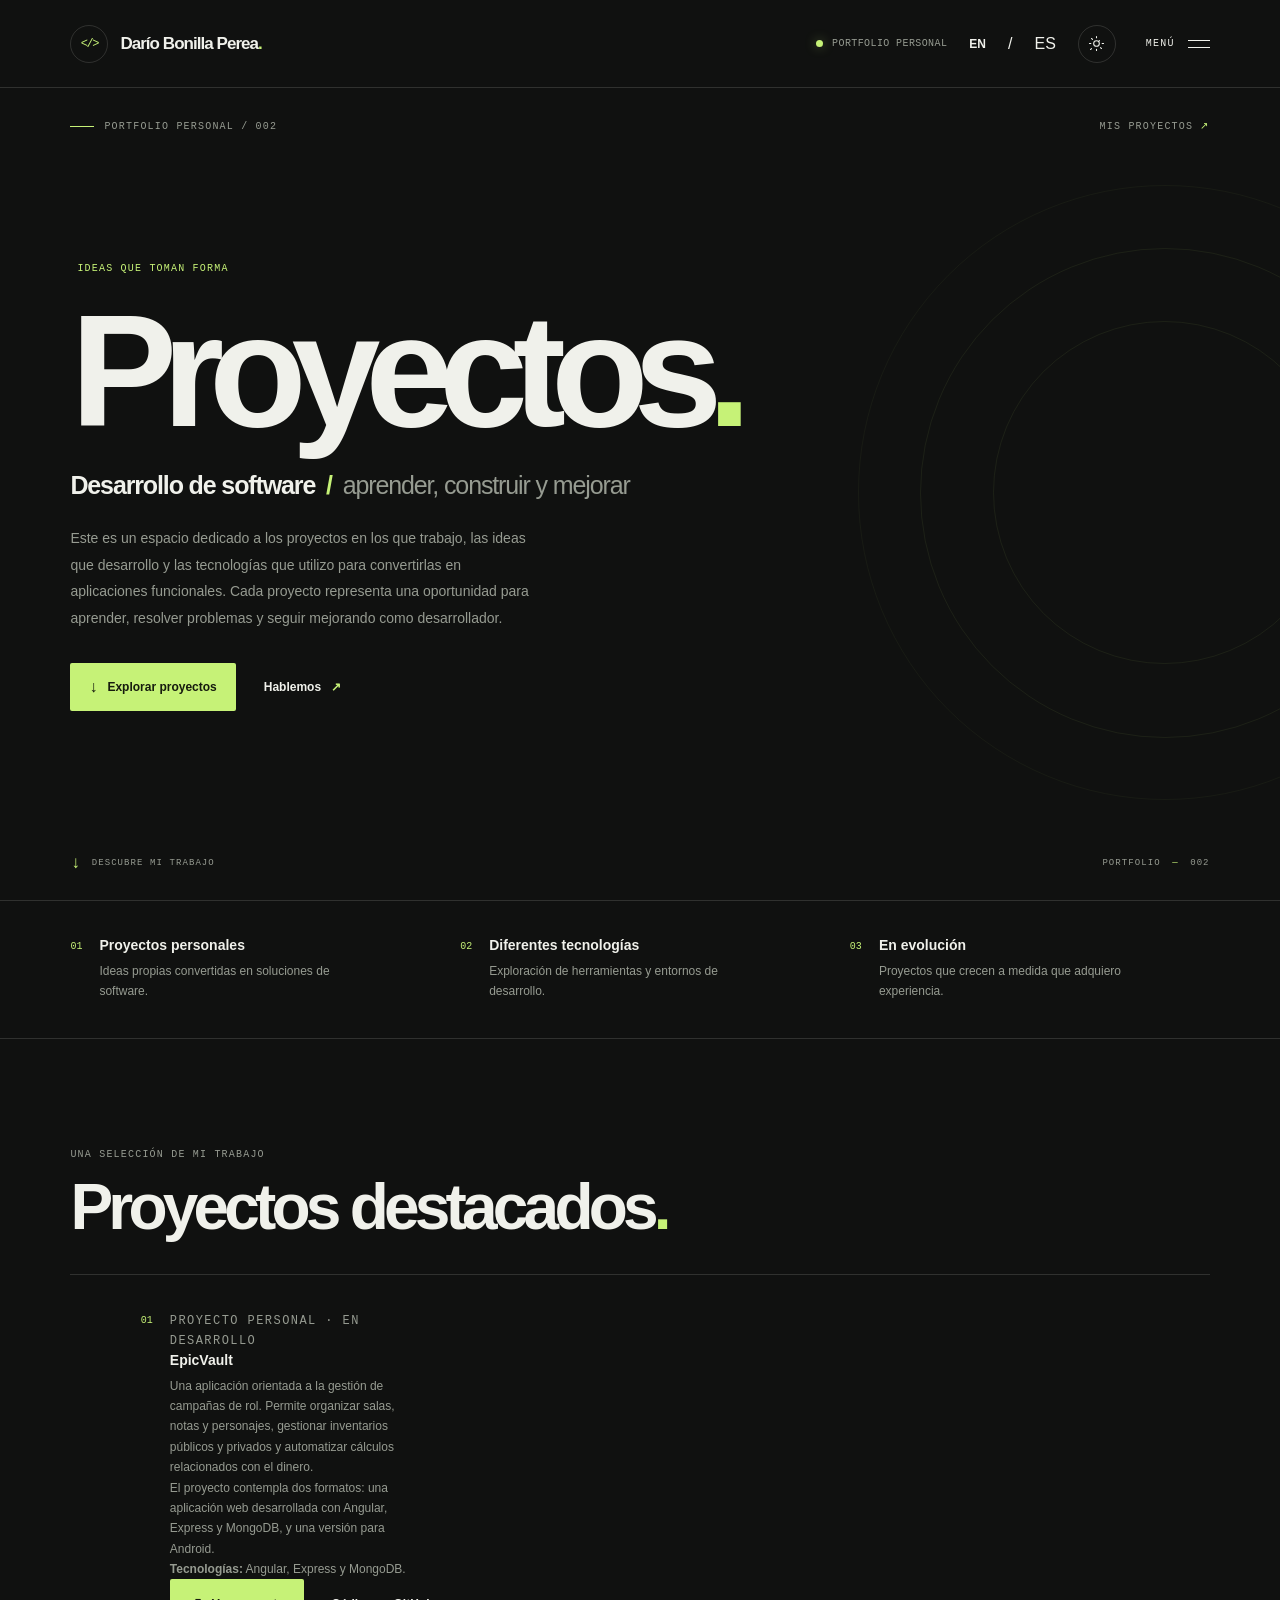
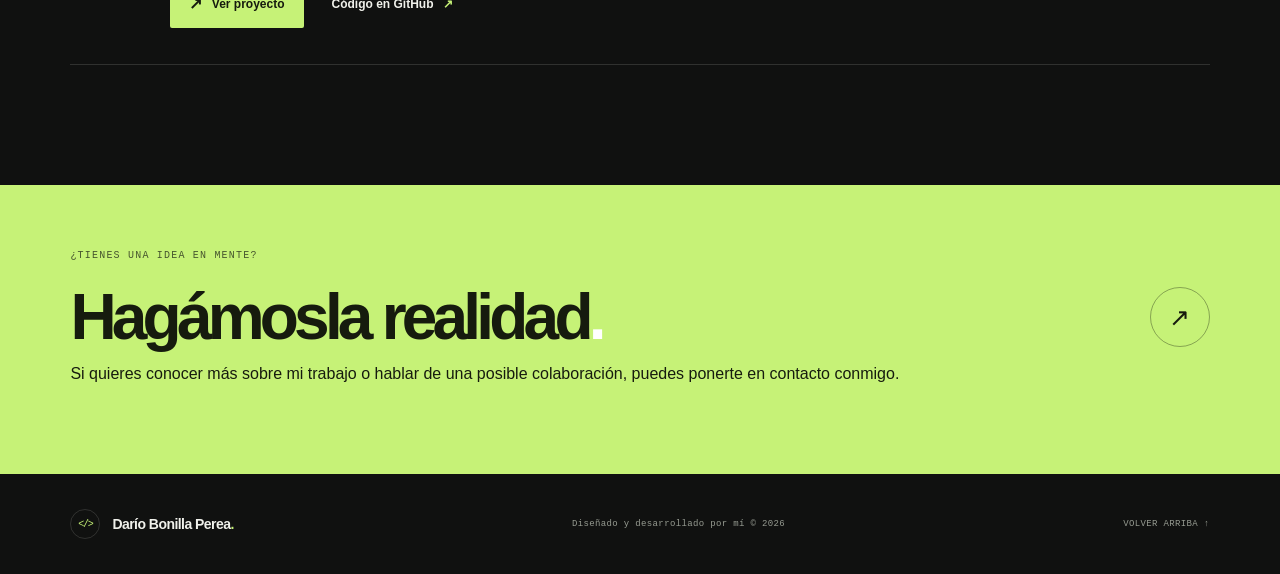
<file: pages/my_projects.html>
<!DOCTYPE html>
<html lang="es">

<head>
    <meta charset="UTF-8">
    <meta name="viewport" content="width=device-width, initial-scale=1.0">
    <meta name="description"
        content="Descubre los proyectos de Darío Bonilla Perea, sus tecnologías y su proceso de desarrollo.">

    <title>Proyectos | Darío Bonilla Perea</title>

    <link rel="stylesheet" href="../css/style.css">
    <script src="../js/script.js" defer></script>
</head>

<body id="top">
    <header class="site-header">
        <a class="brand" href="../index.html" aria-label="Volver al portfolio">
            <span class="brand-mark" aria-hidden="true">&lt;/&gt;</span>
            <span class="brand-name">Darío Bonilla Perea<span class="brand-dot">.</span></span>
        </a>

        <div class="header-actions">
            <span class="availability">
                <span class="status-dot"></span>
                Portfolio personal
            </span>

            <a class="text-link secondary-link" href="../en/pages/my_projects.html" lang="en" hreflang="en"
                aria-label="Cambiar al inglés">EN</a>
            <span aria-hidden="true">/</span>
            <span lang="es" aria-current="page" aria-label="Idioma actual: Español">ES</span>

            <button class="icon-button theme-toggle" type="button" aria-label="Cambiar tema" title="Cambiar tema">
                <svg class="sun-icon" viewBox="0 0 24 24" aria-hidden="true">
                    <circle cx="12" cy="12" r="4"></circle>
                    <path
                        d="M12 2v2m0 16v2M4.93 4.93l1.42 1.42m11.3 11.3 1.42 1.42M2 12h2m16 0h2M4.93 19.07l-1.42 1.42m11.3-11.3 1.42-1.42">
                    </path>
                </svg>
            </button>

            <button class="menu-toggle" type="button" aria-label="Abrir menú de navegación" aria-expanded="false"
                aria-controls="site-menu">
                <span class="menu-toggle-label">MENÚ</span>
                <span class="menu-lines" aria-hidden="true">
                    <span></span>
                    <span></span>
                </span>
            </button>
        </div>
    </header>

    <nav class="site-menu" id="site-menu" aria-label="Navegación principal" hidden>
        <a href="../index.html"><span>01</span> Inicio</a>
        <a href="./my_projects.html" aria-current="page"><span>02</span> Proyectos</a>
        <a href="./about_me.html"><span>03</span> Sobre mí</a>
        <a href="./contact_me.html"><span>04</span> Contacto</a>
        <div class="menu-footer">Construido con intención. Línea a línea.</div>
    </nav>

    <div class="menu-backdrop" hidden></div>

    <main>
        <!-- Presentación -->
        <section class="hero" aria-labelledby="hero-title">
            <div class="hero-topline">
                <span class="eyebrow">
                    <span class="eyebrow-line"></span>
                    PORTFOLIO PERSONAL / 002
                </span>
                <span class="hero-location">
                    MIS PROYECTOS <span aria-hidden="true">↗</span>
                </span>
            </div>

            <div class="hero-content">
                <p class="intro-label">IDEAS QUE TOMAN FORMA</p>

                <h1 id="hero-title">
                    Proyectos<span class="accent">.</span>
                </h1>

                <p class="hero-role">
                    Desarrollo de software
                    <span class="role-separator"> / </span>
                    <span class="muted-role">aprender, construir y mejorar</span>
                </p>

                <p class="hero-description">
                    Este es un espacio dedicado a los proyectos en los que
                    trabajo, las ideas que desarrollo y las tecnologías
                    que utilizo para convertirlas en aplicaciones funcionales.
                    Cada proyecto representa una oportunidad para aprender,
                    resolver problemas y seguir mejorando como desarrollador.
                </p>

                <div class="hero-links">
                    <a class="text-link primary-link" href="#proyectos">
                        <span class="link-arrow" aria-hidden="true">↓</span>
                        Explorar proyectos
                    </a>

                    <a class="text-link secondary-link" href="./contact_me.html">
                        Hablemos
                        <span aria-hidden="true">↗</span>
                    </a>
                </div>
            </div>

            <div class="hero-bottom">
                <span class="scroll-hint">
                    <span class="scroll-icon">↓</span>
                    DESCUBRE MI TRABAJO
                </span>
                <span class="hero-index">PORTFOLIO <span>—</span> 002</span>
            </div>

            <div class="decorative-grid" aria-hidden="true"></div>
        </section>

        <!-- Resumen -->
        <section class="quick-info" aria-label="Resumen de proyectos">
            <div class="info-item">
                <span class="info-number">01</span>
                <div>
                    <h2>Proyectos personales</h2>
                    <p>Ideas propias convertidas en soluciones de software.</p>
                </div>
            </div>

            <div class="info-item">
                <span class="info-number">02</span>
                <div>
                    <h2>Diferentes tecnologías</h2>
                    <p>Exploración de herramientas y entornos de desarrollo.</p>
                </div>
            </div>

            <div class="info-item">
                <span class="info-number">03</span>
                <div>
                    <h2>En evolución</h2>
                    <p>Proyectos que crecen a medida que adquiero experiencia.</p>
                </div>
            </div>
        </section>

        <!-- Listado de proyectos -->
        <section class="featured" id="proyectos" aria-labelledby="projects-title">
            <div class="section-heading">
                <div>
                    <p class="eyebrow">UNA SELECCIÓN DE MI TRABAJO</p>
                    <h2 id="projects-title">
                        Proyectos destacados<span class="accent">.</span>
                    </h2>
                </div>
            </div>

            <div class="quick-info">
                <article class="info-item">
                    <span class="info-number">01</span>

                    <div>
                        <p class="eyebrow">PROYECTO PERSONAL · EN DESARROLLO</p>

                        <h2>EpicVault</h2>

                        <p>
                            Una aplicación orientada a la gestión de campañas
                            de rol. Permite organizar salas, notas y personajes,
                            gestionar inventarios públicos y privados y
                            automatizar cálculos relacionados con el dinero.
                        </p>

                        <p>
                            El proyecto contempla dos formatos: una aplicación
                            web desarrollada con Angular, Express y MongoDB,
                            y una versión para Android.
                        </p>

                        <p>
                            <strong>Tecnologías:</strong>
                            Angular, Express y MongoDB.
                        </p>

                        <div class="hero-links">
                            <a class="text-link primary-link" href="../projects/epicvault/index.html">
                                <span class="link-arrow" aria-hidden="true">↗</span>
                                Ver proyecto
                            </a>

                            <a class="text-link secondary-link" href="https://github.com/MrKaleth/EpicVault-App"
                                target="_blank" rel="noopener noreferrer">
                                Código en GitHub
                                <span aria-hidden="true">↗</span>
                            </a>
                        </div>
                    </div>
                </article>
            </div>
        </section>

        <!-- Contacto -->
        <section class="contact-strip">
            <p class="eyebrow">¿TIENES UNA IDEA EN MENTE?</p>

            <div class="contact-strip-row">
                <h2>Hagámosla realidad<span class="accent">.</span></h2>

                <a class="round-link" href="./contact_me.html" aria-label="Ir a la página de contacto">↗</a>
            </div>

            <p>
                Si quieres conocer más sobre mi trabajo o hablar de una
                posible colaboración, puedes ponerte en contacto conmigo.
            </p>
        </section>
    </main>

    <footer class="site-footer">
        <a class="brand footer-brand" href="../index.html">
            <span class="brand-mark" aria-hidden="true">&lt;/&gt;</span>
            <span class="brand-name">
                Darío Bonilla Perea<span class="brand-dot">.</span>
            </span>
        </a>

        <span>
            Diseñado y desarrollado por mí ©
            <span id="current-year">2026</span>
        </span>

        <a href="#top" class="back-top">VOLVER ARRIBA ↑</a>
    </footer>
</body>

</html>
</file>
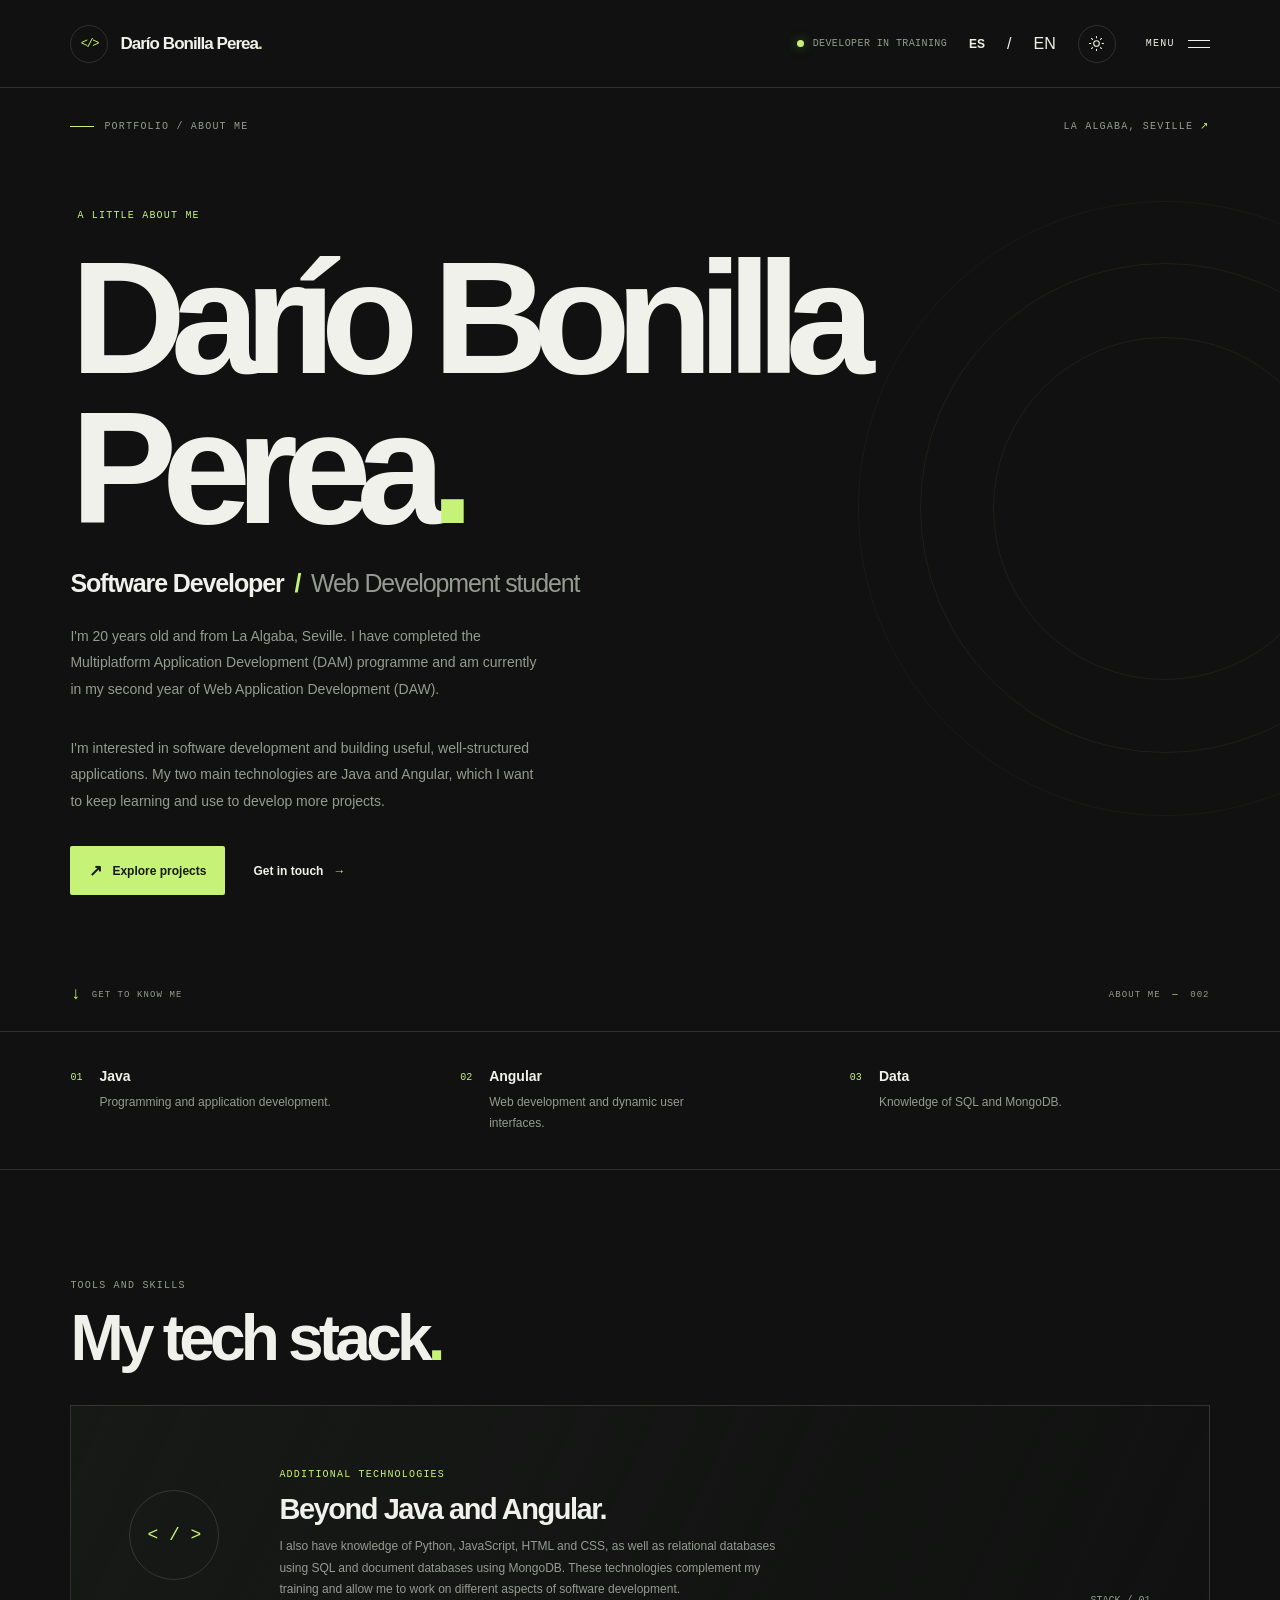
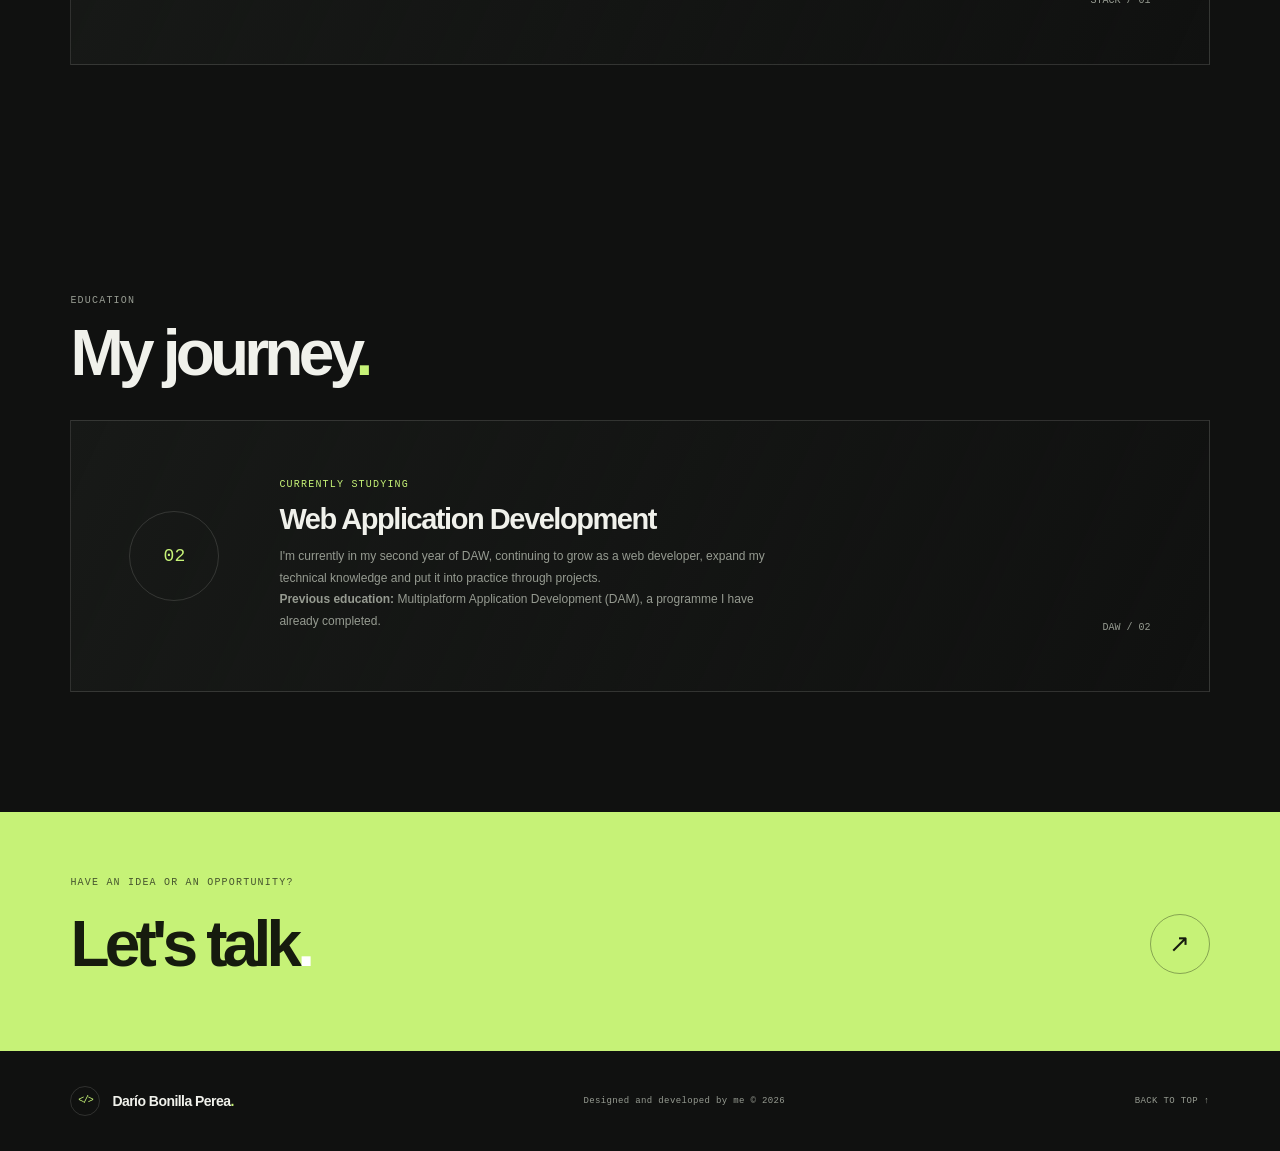
<file: en/pages/about_me.html>
<!DOCTYPE html>
<html lang="en">

<head>
    <meta charset="UTF-8">
    <meta name="viewport" content="width=device-width, initial-scale=1.0">
    <meta name="description"
        content="I'm Darío Bonilla Perea, a software developer in training from La Algaba, Seville. My main technologies are Java and Angular.">
    <title>About Me | Darío Bonilla Perea</title>
    <link rel="stylesheet" href="../../css/style.css">
    <script src="../../js/script.js" defer></script>
</head>

<body id="top">
    <header class="site-header">
        <a class="brand" href="../index.html" aria-label="Go to homepage">
            <span class="brand-mark" aria-hidden="true">&lt;/&gt;</span>
            <span class="brand-name">
                Darío Bonilla Perea<span class="brand-dot">.</span>
            </span>
        </a>

        <div class="header-actions">
            <span class="availability">
                <span class="status-dot"></span>
                Developer in training
            </span>

            <a class="text-link secondary-link" href="../../pages/about_me.html" lang="es" hreflang="es"
                aria-label="Switch to Spanish">ES</a>
            <span aria-hidden="true">/</span>
            <span lang="en" aria-current="page" aria-label="Current language: English">EN</span>

            <button class="icon-button theme-toggle" type="button" aria-label="Toggle theme" title="Toggle theme">
                <svg class="sun-icon" viewBox="0 0 24 24" aria-hidden="true">
                    <circle cx="12" cy="12" r="4"></circle>
                    <path
                        d="M12 2v2m0 16v2M4.93 4.93l1.42 1.42m11.3 11.3 1.42 1.42M2 12h2m16 0h2M4.93 19.07l1.42-1.42m11.3-11.3 1.42-1.42">
                    </path>
                </svg>
            </button>

            <button class="menu-toggle" type="button" aria-label="Open navigation menu" aria-expanded="false"
                aria-controls="site-menu">
                <span class="menu-toggle-label">MENU</span>
                <span class="menu-lines" aria-hidden="true">
                    <span></span>
                    <span></span>
                </span>
            </button>
        </div>
    </header>

    <nav class="site-menu" id="site-menu" aria-label="Main navigation" hidden>
        <a href="../index.html"><span>01</span> Home</a>
        <a href="my_projects.html"><span>02</span> Projects</a>
        <a href="about_me.html" aria-current="page"><span>03</span> About Me</a>
        <a href="contact_me.html"><span>04</span> Contact</a>
        <div class="menu-footer">
            Built with intention. Line by line.
        </div>
    </nav>

    <div class="menu-backdrop" hidden></div>

    <main>
        <!-- Introduction -->
        <section class="hero" aria-labelledby="hero-title">
            <div class="hero-topline">
                <span class="eyebrow">
                    <span class="eyebrow-line"></span>
                    PORTFOLIO / ABOUT ME
                </span>
                <span class="hero-location">
                    LA ALGABA, SEVILLE
                    <span aria-hidden="true">↗</span>
                </span>
            </div>

            <div class="hero-content">
                <p class="intro-label">A LITTLE ABOUT ME</p>

                <h1 id="hero-title">
                    Darío Bonilla Perea<span class="accent">.</span>
                </h1>

                <p class="hero-role">
                    Software Developer
                    <span class="role-separator"> / </span>
                    <span class="muted-role">Web Development student</span>
                </p>

                <p class="hero-description">
                    I'm 20 years old and from La Algaba, Seville. I have
                    completed the Multiplatform Application Development
                    (DAM) programme and am currently in my second year of
                    Web Application Development (DAW).
                </p>

                <p class="hero-description">
                    I'm interested in software development and building
                    useful, well-structured applications. My two main
                    technologies are Java and Angular, which I want to
                    keep learning and use to develop more projects.
                </p>

                <div class="hero-links">
                    <a class="text-link primary-link" href="my_projects.html">
                        <span class="link-arrow">↗</span>
                        Explore projects
                    </a>

                    <a class="text-link secondary-link" href="contact_me.html">
                        Get in touch
                        <span aria-hidden="true">→</span>
                    </a>
                </div>
            </div>

            <div class="hero-bottom">
                <span class="scroll-hint">
                    <span class="scroll-icon">↓</span>
                    GET TO KNOW ME
                </span>

                <span class="hero-index">
                    ABOUT ME <span>—</span> 002
                </span>
            </div>

            <div class="decorative-grid" aria-hidden="true"></div>
        </section>

        <!-- Overview -->
        <section class="quick-info" aria-label="Profile overview">
            <div class="info-item">
                <span class="info-number">01</span>
                <div>
                    <h2>Java</h2>
                    <p>
                        Programming and application development.
                    </p>
                </div>
            </div>

            <div class="info-item">
                <span class="info-number">02</span>
                <div>
                    <h2>Angular</h2>
                    <p>
                        Web development and dynamic user interfaces.
                    </p>
                </div>
            </div>

            <div class="info-item">
                <span class="info-number">03</span>
                <div>
                    <h2>Data</h2>
                    <p>
                        Knowledge of SQL and MongoDB.
                    </p>
                </div>
            </div>
        </section>

        <!-- Technologies -->
        <section class="featured" aria-labelledby="tech-title">
            <div class="section-heading">
                <div>
                    <p class="eyebrow">TOOLS AND SKILLS</p>
                    <h2 id="tech-title">
                        My tech stack<span class="accent">.</span>
                    </h2>
                </div>
            </div>

            <div class="project-placeholder">
                <span class="project-placeholder-icon" aria-hidden="true">
                    &lt; / &gt;
                </span>

                <div>
                    <p class="eyebrow">ADDITIONAL TECHNOLOGIES</p>
                    <h3>Beyond Java and Angular.</h3>
                    <p>
                        I also have knowledge of Python, JavaScript,
                        HTML and CSS, as well as relational databases
                        using SQL and document databases using MongoDB.
                        These technologies complement my training and
                        allow me to work on different aspects of
                        software development.
                    </p>
                </div>

                <span class="project-placeholder-number">STACK / 01</span>
            </div>
        </section>

        <!-- Education -->
        <section class="featured" aria-labelledby="education-title">
            <div class="section-heading">
                <div>
                    <p class="eyebrow">EDUCATION</p>
                    <h2 id="education-title">
                        My journey<span class="accent">.</span>
                    </h2>
                </div>
            </div>

            <div class="project-placeholder">
                <span class="project-placeholder-icon" aria-hidden="true">
                    02
                </span>

                <div>
                    <p class="eyebrow">CURRENTLY STUDYING</p>
                    <h3>
                        Web Application Development
                    </h3>
                    <p>
                        I'm currently in my second year of DAW, continuing
                        to grow as a web developer, expand my technical
                        knowledge and put it into practice through projects.
                    </p>
                    <p>
                        <strong>Previous education:</strong>
                        Multiplatform Application Development (DAM),
                        a programme I have already completed.
                    </p>
                </div>

                <span class="project-placeholder-number">DAW / 02</span>
            </div>
        </section>

        <!-- Contact -->
        <section class="contact-strip">
            <p class="eyebrow">
                HAVE AN IDEA OR AN OPPORTUNITY?
            </p>

            <div class="contact-strip-row">
                <h2>
                    Let's talk<span class="accent">.</span>
                </h2>

                <a class="round-link" href="contact_me.html" aria-label="Go to contact page">
                    ↗
                </a>
            </div>
        </section>
    </main>

    <footer class="site-footer">
        <a class="brand footer-brand" href="../index.html">
            <span class="brand-mark" aria-hidden="true">&lt;/&gt;</span>
            <span class="brand-name">
                Darío Bonilla Perea<span class="brand-dot">.</span>
            </span>
        </a>

        <span>
            Designed and developed by me ©
            <span id="current-year">2026</span>
        </span>

        <a href="#top" class="back-top">
            BACK TO TOP ↑
        </a>
    </footer>
</body>

</html>
</file>
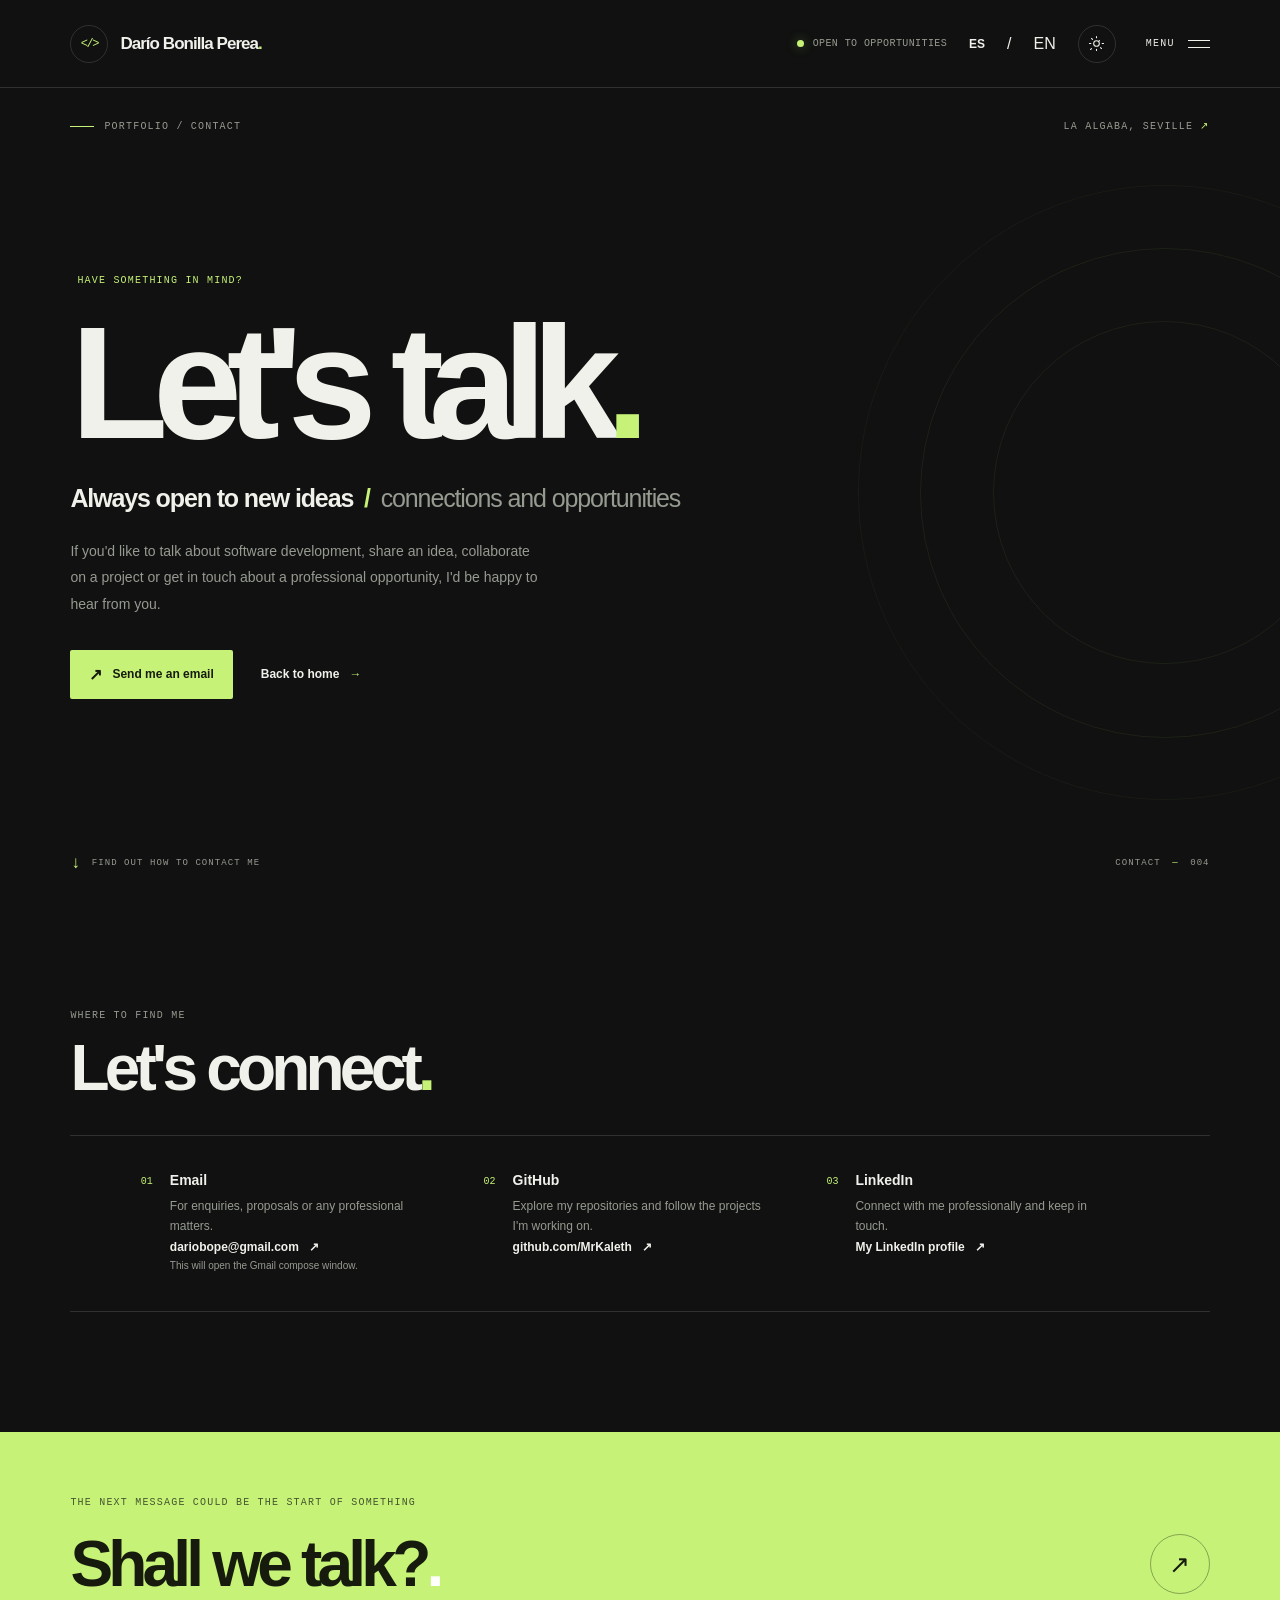
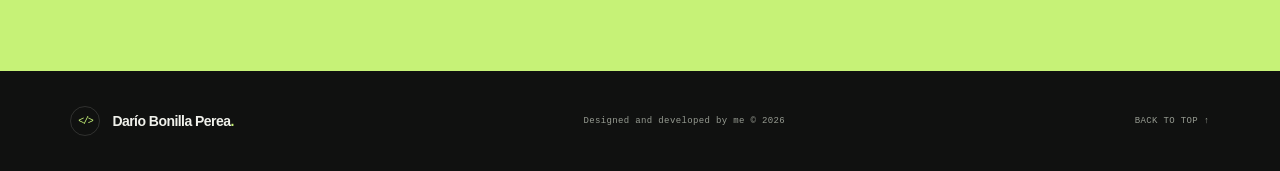
<file: en/pages/contact_me.html>
<!DOCTYPE html>
<html lang="en">

<head>
    <meta charset="UTF-8">
    <meta name="viewport" content="width=device-width, initial-scale=1.0">

    <meta name="description"
        content="Contact Darío Bonilla Perea, a software developer in training. Find me by email, GitHub or LinkedIn.">

    <title>Contact | Darío Bonilla Perea</title>

    <link rel="stylesheet" href="../../css/style.css">
    <script src="../../js/script.js" defer></script>
</head>

<body id="top">

    <header class="site-header">
        <a class="brand" href="../index.html" aria-label="Go to homepage">
            <span class="brand-mark" aria-hidden="true">&lt;/&gt;</span>
            <span class="brand-name">
                Darío Bonilla Perea<span class="brand-dot">.</span>
            </span>
        </a>

        <div class="header-actions">
            <span class="availability">
                <span class="status-dot"></span>
                Open to opportunities
            </span>

            <a class="text-link secondary-link" href="../../pages/contact_me.html" lang="es" hreflang="es"
                aria-label="Switch to Spanish">ES</a>
            <span aria-hidden="true">/</span>
            <span lang="en" aria-current="page" aria-label="Current language: English">EN</span>

            <button class="icon-button theme-toggle" type="button" aria-label="Toggle theme" title="Toggle theme">
                <svg class="sun-icon" viewBox="0 0 24 24" aria-hidden="true">
                    <circle cx="12" cy="12" r="4"></circle>
                    <path
                        d="M12 2v2m0 16v2M4.93 4.93l1.42 1.42m11.3 11.3 1.42 1.42M2 12h2m16 0h2M4.93 19.07l-1.42 1.42m11.3-11.3 1.42-1.42">
                    </path>
                </svg>
            </button>

            <button class="menu-toggle" type="button" aria-label="Open navigation menu" aria-expanded="false"
                aria-controls="site-menu">
                <span class="menu-toggle-label">MENU</span>
                <span class="menu-lines" aria-hidden="true">
                    <span></span>
                    <span></span>
                </span>
            </button>
        </div>
    </header>

    <nav class="site-menu" id="site-menu" aria-label="Main navigation" hidden>
        <a href="../index.html"><span>01</span> Home</a>
        <a href="my_projects.html"><span>02</span> Projects</a>
        <a href="about_me.html"><span>03</span> About Me</a>
        <a href="contact_me.html" aria-current="page"><span>04</span> Contact</a>

        <div class="menu-footer">
            Built with intention. Line by line.
        </div>
    </nav>

    <div class="menu-backdrop" hidden></div>

    <main>

        <!-- Introduction -->
        <section class="hero" aria-labelledby="hero-title">

            <div class="hero-topline">
                <span class="eyebrow">
                    <span class="eyebrow-line"></span>
                    PORTFOLIO / CONTACT
                </span>

                <span class="hero-location">
                    LA ALGABA, SEVILLE
                    <span aria-hidden="true">↗</span>
                </span>
            </div>

            <div class="hero-content">
                <p class="intro-label">HAVE SOMETHING IN MIND?</p>

                <h1 id="hero-title">
                    Let's talk<span class="accent">.</span>
                </h1>

                <p class="hero-role">
                    Always open to new ideas
                    <span class="role-separator"> / </span>
                    <span class="muted-role">connections and opportunities</span>
                </p>

                <p class="hero-description">
                    If you'd like to talk about software development, share
                    an idea, collaborate on a project or get in touch about
                    a professional opportunity, I'd be happy to hear from you.
                </p>

                <div class="hero-links">
                    <a class="text-link primary-link"
                        href="https://mail.google.com/mail/?view=cm&amp;fs=1&amp;to=dariobope%40gmail.com&amp;su=Contact%20from%20your%20portfolio"
                        target="_blank" rel="noopener noreferrer">
                        <span class="link-arrow" aria-hidden="true">↗</span>
                        Send me an email
                    </a>

                    <a class="text-link secondary-link" href="../index.html">
                        Back to home
                        <span aria-hidden="true">→</span>
                    </a>
                </div>
            </div>

            <div class="hero-bottom">
                <span class="scroll-hint">
                    <span class="scroll-icon">↓</span>
                    FIND OUT HOW TO CONTACT ME
                </span>

                <span class="hero-index">
                    CONTACT <span>—</span> 004
                </span>
            </div>

            <div class="decorative-grid" aria-hidden="true"></div>
        </section>

        <!-- Contact options -->
        <section class="featured" aria-labelledby="contact-options-title">

            <div class="section-heading">
                <div>
                    <p class="eyebrow">WHERE TO FIND ME</p>
                    <h2 id="contact-options-title">
                        Let's connect<span class="accent">.</span>
                    </h2>
                </div>
            </div>

            <div class="quick-info" aria-label="Contact options">

                <div class="info-item">
                    <span class="info-number">01</span>

                    <div>
                        <h2>Email</h2>
                        <p>
                            For enquiries, proposals or any professional
                            matters.
                        </p>

                        <a class="text-link"
                            href="https://mail.google.com/mail/?view=cm&amp;fs=1&amp;to=dariobope%40gmail.com&amp;su=Contact%20from%20your%20portfolio"
                            target="_blank" rel="noopener noreferrer">
                            dariobope@gmail.com
                            <span aria-hidden="true">↗</span>
                        </a>

                        <p>
                            <small>This will open the Gmail compose window.</small>
                        </p>
                    </div>
                </div>

                <div class="info-item">
                    <span class="info-number">02</span>

                    <div>
                        <h2>GitHub</h2>
                        <p>
                            Explore my repositories and follow the projects
                            I'm working on.
                        </p>

                        <a class="text-link" href="https://github.com/MrKaleth" target="_blank"
                            rel="noopener noreferrer">
                            github.com/MrKaleth
                            <span aria-hidden="true">↗</span>
                        </a>
                    </div>
                </div>

                <div class="info-item">
                    <span class="info-number">03</span>

                    <div>
                        <h2>LinkedIn</h2>
                        <p>
                            Connect with me professionally and keep
                            in touch.
                        </p>

                        <a class="text-link"
                            href="https://www.linkedin.com/in/dar%C3%ADo-bonilla-perea-333515324/locale=en-US"
                            target="_blank" rel="noopener noreferrer">
                            My LinkedIn profile
                            <span aria-hidden="true">↗</span>
                        </a>
                    </div>
                </div>

            </div>
        </section>

        <!-- Closing section -->
        <section class="contact-strip">

            <p class="eyebrow">
                THE NEXT MESSAGE COULD BE THE START OF SOMETHING
            </p>

            <div class="contact-strip-row">
                <h2>
                    Shall we talk?<span class="accent">.</span>
                </h2>

                <a class="round-link"
                    href="https://mail.google.com/mail/?view=cm&amp;fs=1&amp;to=dariobope%40gmail.com&amp;su=Contact%20from%20your%20portfolio"
                    target="_blank" rel="noopener noreferrer" aria-label="Write an email in Gmail">
                    ↗
                </a>
            </div>

        </section>

    </main>

    <footer class="site-footer">

        <a class="brand footer-brand" href="../index.html">
            <span class="brand-mark" aria-hidden="true">&lt;/&gt;</span>
            <span class="brand-name">
                Darío Bonilla Perea<span class="brand-dot">.</span>
            </span>
        </a>

        <span>
            Designed and developed by me ©
            <span id="current-year">2026</span>
        </span>

        <a href="#top" class="back-top">
            BACK TO TOP ↑
        </a>

    </footer>

</body>

</html>
</file>
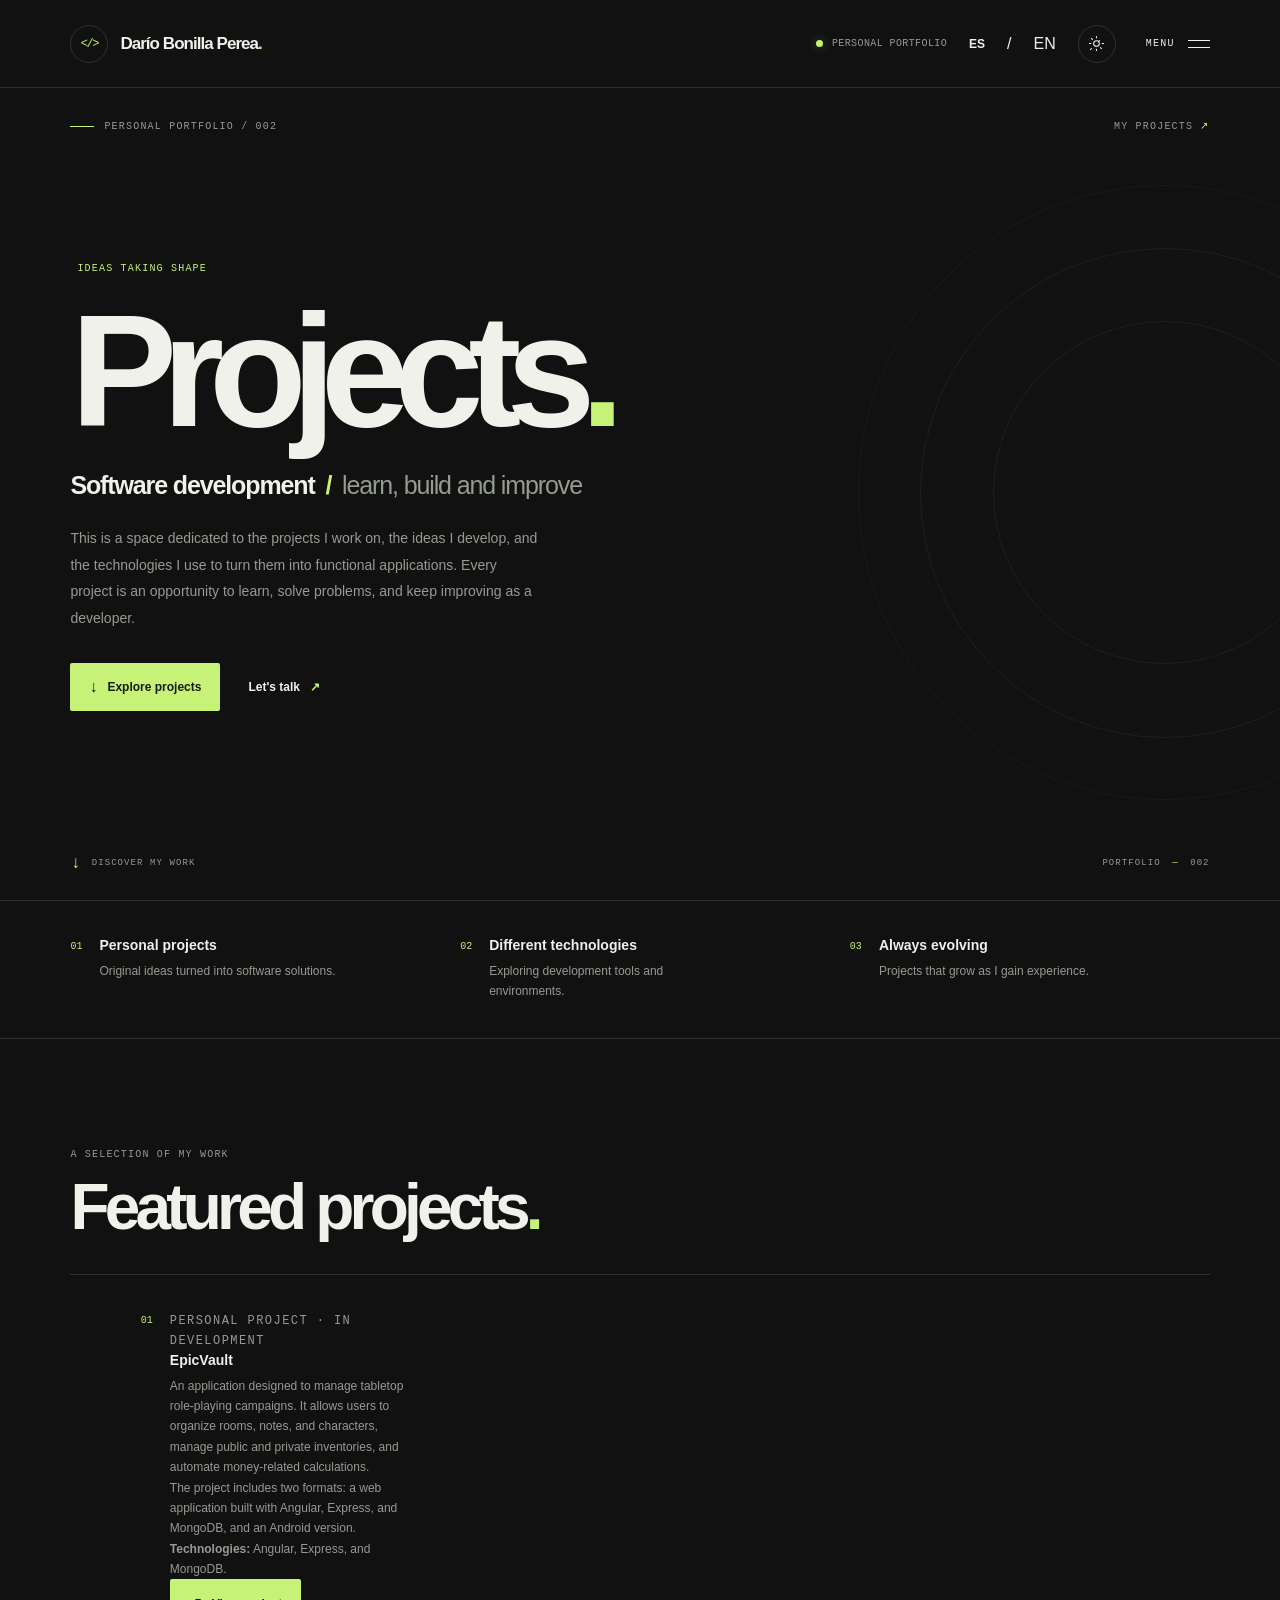
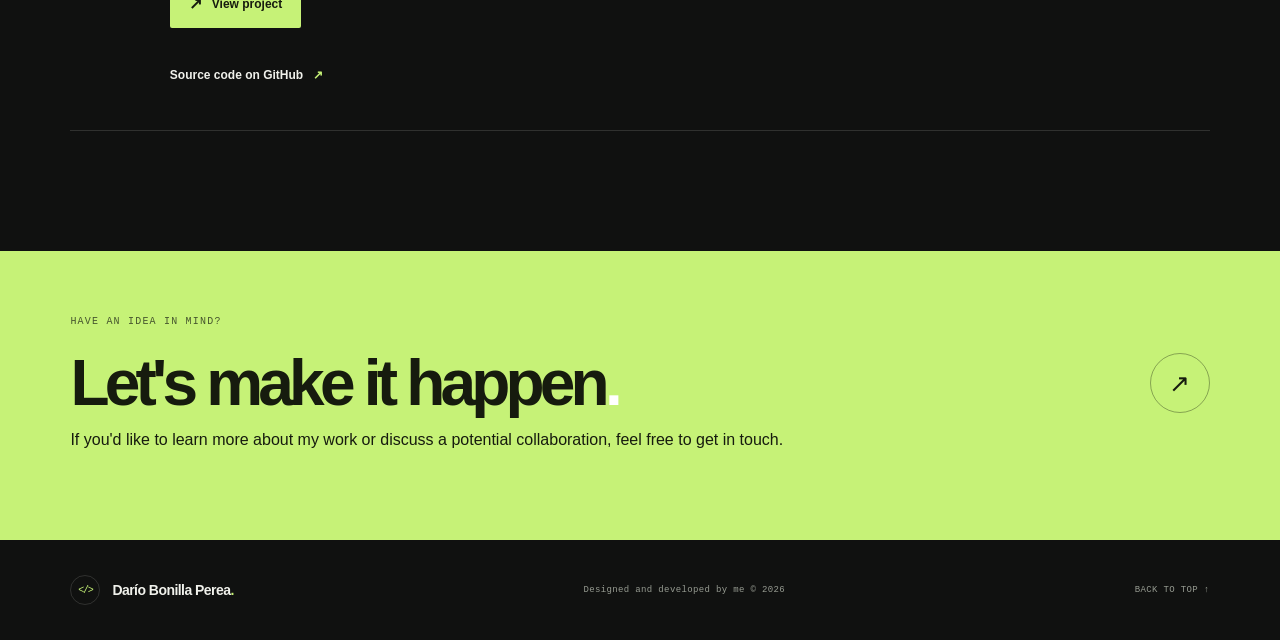
<file: en/pages/my_projects.html>
<!DOCTYPE html>
<html lang="en">

<head>
    <meta charset="UTF-8">
    <meta name="viewport" content="width=device-width, initial-scale=1.0">
    <meta name="description"
        content="Discover Darío Bonilla Perea's projects, the technologies he uses, and his development process.">

    <title>Projects | Darío Bonilla Perea</title>

    <link rel="stylesheet" href="../../css/style.css">
    <script src="../../js/script.js" defer></script>
</head>

<body id="top">
    <header class="site-header">
        <a class="brand" href="../index.html" aria-label="Back to portfolio">
            <span class="brand-mark" aria-hidden="true">&lt;/&gt;</span>
            <span class="brand-name">Darío Bonilla Perea<span class="brand-dot">.</span></span>
        </a>

        <div class="header-actions">
            <span class="availability">
                <span class="status-dot"></span>
                Personal portfolio
            </span>

            <a class="text-link secondary-link" href="../../pages/my_projects.html" lang="es" hreflang="es"
                aria-label="Switch to Spanish">ES</a>
            <span aria-hidden="true">/</span>
            <span lang="en" aria-current="page" aria-label="Current language: English">EN</span>

            <button class="icon-button theme-toggle" type="button" aria-label="Toggle theme" title="Toggle theme">
                <svg class="sun-icon" viewBox="0 0 24 24" aria-hidden="true">
                    <circle cx="12" cy="12" r="4"></circle>
                    <path
                        d="M12 2v2m0 16v2M4.93 4.93l1.42 1.42m11.3 11.3 1.42 1.42M2 12h2m16 0h2M4.93 19.07l-1.42 1.42m11.3-11.3 1.42-1.42">
                    </path>
                </svg>
            </button>

            <button class="menu-toggle" type="button" aria-label="Open navigation menu" aria-expanded="false"
                aria-controls="site-menu">
                <span class="menu-toggle-label">MENU</span>
                <span class="menu-lines" aria-hidden="true">
                    <span></span>
                    <span></span>
                </span>
            </button>
        </div>
    </header>

    <nav class="site-menu" id="site-menu" aria-label="Main navigation" hidden>
        <a href="../index.html"><span>01</span> Home</a>
        <a href="../pages/my_projects.html" aria-current="page"><span>02</span> Projects</a>
        <a href="../pages/about_me.html"><span>03</span> About me</a>
        <a href="../pages/contact_me.html"><span>04</span> Contact</a>
        <div class="menu-footer">Built with intention. Line by line.</div>
    </nav>

    <div class="menu-backdrop" hidden></div>

    <main>
        <!-- Introduction -->
        <section class="hero" aria-labelledby="hero-title">
            <div class="hero-topline">
                <span class="eyebrow">
                    <span class="eyebrow-line"></span>
                    PERSONAL PORTFOLIO / 002
                </span>
                <span class="hero-location">
                    MY PROJECTS <span aria-hidden="true">↗</span>
                </span>
            </div>

            <div class="hero-content">
                <p class="intro-label">IDEAS TAKING SHAPE</p>

                <h1 id="hero-title">
                    Projects<span class="accent">.</span>
                </h1>

                <p class="hero-role">
                    Software development
                    <span class="role-separator"> / </span>
                    <span class="muted-role">learn, build and improve</span>
                </p>

                <p class="hero-description">
                    This is a space dedicated to the projects I work on,
                    the ideas I develop, and the technologies I use to turn
                    them into functional applications. Every project is an
                    opportunity to learn, solve problems, and keep improving
                    as a developer.
                </p>

                <div class="hero-links">
                    <a class="text-link primary-link" href="#proyectos">
                        <span class="link-arrow" aria-hidden="true">↓</span>
                        Explore projects
                    </a>

                    <a class="text-link secondary-link" href="./pages/contact_me.html">
                        Let's talk
                        <span aria-hidden="true">↗</span>
                    </a>
                </div>
            </div>

            <div class="hero-bottom">
                <span class="scroll-hint">
                    <span class="scroll-icon">↓</span>
                    DISCOVER MY WORK
                </span>
                <span class="hero-index">PORTFOLIO <span>—</span> 002</span>
            </div>

            <div class="decorative-grid" aria-hidden="true"></div>
        </section>

        <!-- Overview -->
        <section class="quick-info" aria-label="Project overview">
            <div class="info-item">
                <span class="info-number">01</span>
                <div>
                    <h2>Personal projects</h2>
                    <p>Original ideas turned into software solutions.</p>
                </div>
            </div>

            <div class="info-item">
                <span class="info-number">02</span>
                <div>
                    <h2>Different technologies</h2>
                    <p>Exploring development tools and environments.</p>
                </div>
            </div>

            <div class="info-item">
                <span class="info-number">03</span>
                <div>
                    <h2>Always evolving</h2>
                    <p>Projects that grow as I gain experience.</p>
                </div>
            </div>
        </section>

        <!-- Project list -->
        <section class="featured" id="proyectos" aria-labelledby="projects-title">
            <div class="section-heading">
                <div>
                    <p class="eyebrow">A SELECTION OF MY WORK</p>
                    <h2 id="projects-title">
                        Featured projects<span class="accent">.</span>
                    </h2>
                </div>
            </div>

            <div class="quick-info">
                <article class="info-item">
                    <span class="info-number">01</span>

                    <div>
                        <p class="eyebrow">PERSONAL PROJECT · IN DEVELOPMENT</p>

                        <h2>EpicVault</h2>

                        <p>
                            An application designed to manage tabletop role-playing
                            campaigns. It allows users to organize rooms, notes,
                            and characters, manage public and private inventories,
                            and automate money-related calculations.
                        </p>

                        <p>
                            The project includes two formats: a web application
                            built with Angular, Express, and MongoDB, and an
                            Android version.
                        </p>

                        <p>
                            <strong>Technologies:</strong>
                            Angular, Express, and MongoDB.
                        </p>

                        <div class="hero-links">
                            <a class="text-link primary-link" href="../projects/epicvault/index.html">
                                <span class="link-arrow" aria-hidden="true">↗</span>
                                View project
                            </a>

                            <a class="text-link secondary-link" href="https://github.com/MrKaleth/EpicVault-App"
                                target="_blank" rel="noopener noreferrer">
                                Source code on GitHub
                                <span aria-hidden="true">↗</span>
                            </a>
                        </div>
                    </div>
                </article>
            </div>
        </section>

        <!-- Contact -->
        <section class="contact-strip">
            <p class="eyebrow">HAVE AN IDEA IN MIND?</p>

            <div class="contact-strip-row">
                <h2>Let's make it happen<span class="accent">.</span></h2>

                <a class="round-link" href="./pages/contact_me.html" aria-label="Go to the contact page">↗</a>
            </div>

            <p>
                If you'd like to learn more about my work or discuss a
                potential collaboration, feel free to get in touch.
            </p>
        </section>
    </main>

    <footer class="site-footer">
        <a class="brand footer-brand" href="../index.html">
            <span class="brand-mark" aria-hidden="true">&lt;/&gt;</span>
            <span class="brand-name">
                Darío Bonilla Perea<span class="brand-dot">.</span>
            </span>
        </a>

        <span>
            Designed and developed by me ©
            <span id="current-year">2026</span>
        </span>

        <a href="#top" class="back-top">BACK TO TOP ↑</a>
    </footer>
</body>

</html>
</file>
<file: css/style.css>
:root {
    color-scheme: dark;
    --bg: #101110;
    --surface: #171917;
    --surface-2: #1d201d;
    --text: #f0f1eb;
    --muted: #969b91;
    --line: rgba(240, 241, 235, .14);
    --accent: #c6f277;
    --accent-ink: #161b0e;
    --mono: "DM Mono", monospace;
    --sans: "Manrope", sans-serif;
    --header-height: 88px;
}

* {
    box-sizing: border-box;
}

html {
    scroll-behavior: smooth;
    scroll-padding-top: 100px;
}

body {
    margin: 0;
    background: var(--bg);
    color: var(--text);
    font-family: var(--sans);
    -webkit-font-smoothing: antialiased;
}

body.menu-open {
    overflow: hidden;
}

a {
    color: inherit;
    text-decoration: none;
}

button {
    color: inherit;
    font: inherit;
}

.site-header {
    height: var(--header-height);
    display: flex;
    align-items: center;
    justify-content: space-between;
    padding: 0 clamp(22px, 5.5vw, 88px);
    border-bottom: 1px solid var(--line);
    position: relative;
    z-index: 20;
    background: var(--bg);
}

.brand {
    display: inline-flex;
    align-items: center;
    gap: 12px;
    font-weight: 800;
    letter-spacing: -.06em;
}

.brand-mark {
    display: grid;
    place-items: center;
    width: 38px;
    height: 38px;
    border: 1px solid var(--line);
    border-radius: 50%;
    color: var(--accent);
    font: 500 12px var(--mono);
    letter-spacing: -.12em;
}

.brand-name {
    font-size: 17px;
}

.brand-dot,
.accent {
    color: var(--accent);
}

.header-actions {
    display: flex;
    align-items: center;
    gap: 22px;
}

.availability {
    display: flex;
    align-items: center;
    gap: 9px;
    color: var(--muted);
    font: 10px var(--mono);
    letter-spacing: .04em;
    text-transform: uppercase;
}

.status-dot {
    width: 7px;
    height: 7px;
    background: var(--accent);
    border-radius: 50%;
    box-shadow: 0 0 12px #c6f27766;
}

.icon-button,
.menu-toggle {
    border: 0;
    background: none;
    cursor: pointer;
}

.icon-button {
    width: 38px;
    height: 38px;
    display: grid;
    place-items: center;
    border: 1px solid var(--line);
    border-radius: 50%;
}

.sun-icon {
    width: 17px;
    fill: none;
    stroke: currentColor;
    stroke-width: 1.5;
    stroke-linecap: round;
}

.menu-toggle {
    display: flex;
    align-items: center;
    gap: 13px;
    padding: 10px 0 10px 8px;
    font: 10px var(--mono);
    letter-spacing: .12em;
}

.menu-lines {
    display: flex;
    width: 22px;
    flex-direction: column;
    gap: 6px;
}

.menu-lines span {
    display: block;
    width: 22px;
    height: 1px;
    background: var(--text);
    transition: transform .25s ease;
}

.menu-toggle[aria-expanded="true"] .menu-lines span:first-child {
    transform: translateY(3.5px) rotate(45deg);
}

.menu-toggle[aria-expanded="true"] .menu-lines span:last-child {
    transform: translateY(-3.5px) rotate(-45deg);
}

.site-menu {
    position: fixed;
    z-index: 19;
    top: var(--header-height);
    right: 0;
    width: min(460px, 100%);
    height: calc(100dvh - var(--header-height));
    padding: clamp(30px, 6vw, 64px);
    background: var(--surface);
    border-left: 1px solid var(--line);
    display: flex;
    flex-direction: column;
}

.site-menu[hidden],
.menu-backdrop[hidden] {
    display: none;
}

.site-menu>a {
    display: flex;
    align-items: baseline;
    gap: 22px;
    padding: 17px 0;
    border-bottom: 1px solid var(--line);
    font-size: clamp(24px, 4vw, 36px);
    font-weight: 600;
    letter-spacing: -.06em;
    transition: color .2s;
}

.site-menu>a:hover {
    color: var(--accent);
}

.site-menu>a span {
    font: 10px var(--mono);
    color: var(--accent);
    letter-spacing: 0;
}

.menu-footer {
    margin-top: auto;
    color: var(--muted);
    font: 10px var(--mono);
    text-transform: uppercase;
    letter-spacing: .06em;
}

.menu-backdrop {
    position: fixed;
    z-index: 18;
    inset: var(--header-height) 0 0;
    background: #0009;
    backdrop-filter: blur(3px);
}

.hero {
    min-height: min(760px, calc(100svh - var(--header-height)));
    min-height: max(650px, calc(100svh - var(--header-height)));
    padding: 32px clamp(22px, 5.5vw, 88px) 27px;
    display: flex;
    flex-direction: column;
    position: relative;
    overflow: hidden;
}

.hero-topline,
.hero-bottom {
    display: flex;
    justify-content: space-between;
    align-items: center;
    gap: 18px;
    position: relative;
    z-index: 1;
}

.eyebrow,
.hero-location,
.intro-label,
.scroll-hint,
.hero-index {
    font: 10px var(--mono);
    letter-spacing: .12em;
}

.eyebrow {
    color: var(--muted);
    display: flex;
    align-items: center;
    gap: 10px;
}

.eyebrow-line {
    width: 24px;
    height: 1px;
    background: var(--accent);
}

.hero-location {
    color: var(--muted);
}

.hero-location span {
    color: var(--accent);
}

.hero-content {
    width: min(900px, 100%);
    margin: auto 0;
    padding: 78px 0 90px;
    position: relative;
    z-index: 1;
    animation: rise-in .8s both;
}

.intro-label {
    color: var(--accent);
    margin: 0 0 22px 7px;
}

h1 {
    font-size: clamp(68px, 12.5vw, 174px);
    line-height: .94;
    letter-spacing: -.095em;
    margin: 0 0 25px;
    font-weight: 600;
}

.hero-role {
    font-size: clamp(17px, 2.2vw, 25px);
    letter-spacing: -.045em;
    margin: 0;
    font-weight: 600;
}

.role-separator {
    color: var(--accent);
    padding: 0 5px;
}

.muted-role {
    color: var(--muted);
    font-weight: 400;
}

.hero-description {
    max-width: 470px;
    color: var(--muted);
    font-size: 14px;
    line-height: 1.9;
    margin: 25px 0 32px;
}

.hero-links {
    display: flex;
    align-items: center;
    flex-wrap: wrap;
    gap: 28px;
}

.text-link {
    display: inline-flex;
    align-items: center;
    gap: 10px;
    font-size: 12px;
    font-weight: 700;
    transition: color .2s;
}

.text-link:hover {
    color: var(--accent);
}

.primary-link {
    background: var(--accent);
    color: var(--accent-ink);
    padding: 15px 19px;
    border-radius: 2px;
}

.primary-link:hover {
    background: var(--text);
    color: var(--accent-ink);
}

.link-arrow {
    font-size: 16px;
}

.secondary-link {
    padding: 12px 0;
}

.secondary-link span {
    color: var(--accent);
}

.hero-bottom {
    color: var(--muted);
}

.scroll-hint {
    display: flex;
    align-items: center;
    gap: 10px;
    font-size: 9px;
}

.scroll-icon {
    color: var(--accent);
    font-size: 17px;
}

.hero-index {
    font-size: 9px;
}

.hero-index span {
    color: var(--accent);
    padding: 0 5px;
}

.decorative-grid {
    position: absolute;
    width: 48vw;
    height: 48vw;
    max-width: 660px;
    max-height: 660px;
    right: -15vw;
    top: 12%;
    border: 1px solid #c6f2770b;
    border-radius: 50%;
    pointer-events: none;
}

.decorative-grid::before,
.decorative-grid::after {
    content: "";
    position: absolute;
    inset: 10%;
    border: 1px solid #c6f27712;
    border-radius: 50%;
}

.decorative-grid::after {
    inset: 22%;
}

.quick-info {
    display: grid;
    grid-template-columns: repeat(3, 1fr);
    border-top: 1px solid var(--line);
    border-bottom: 1px solid var(--line);
    padding: 36px clamp(22px, 5.5vw, 88px);
    gap: 30px;
}

.info-item {
    display: flex;
    gap: 17px;
}

.info-number {
    font: 10px var(--mono);
    color: var(--accent);
    padding-top: 4px;
}

.info-item h2 {
    font-size: 14px;
    margin: 0 0 8px;
    font-weight: 700;
}

.info-item p {
    color: var(--muted);
    font-size: 12px;
    line-height: 1.7;
    max-width: 250px;
    margin: 0;
}

.featured {
    padding: 110px clamp(22px, 5.5vw, 88px) 120px;
}

.section-heading {
    display: flex;
    justify-content: space-between;
    align-items: end;
    gap: 20px;
    margin-bottom: 35px;
}

.section-heading .eyebrow {
    margin: 0 0 15px;
}

.section-heading h2,
.contact-strip h2 {
    font-size: clamp(34px, 5.2vw, 64px);
    letter-spacing: -.075em;
    line-height: 1;
    margin: 0;
    font-weight: 600;
}

.section-heading>.text-link {
    padding-bottom: 7px;
}

.project-placeholder {
    min-height: 260px;
    border: 1px solid var(--line);
    background: linear-gradient(115deg, var(--surface), transparent);
    display: grid;
    grid-template-columns: 120px 1fr auto;
    align-items: center;
    gap: 30px;
    padding: clamp(24px, 5vw, 58px);
}

.project-placeholder-icon {
    display: grid;
    place-items: center;
    width: 90px;
    height: 90px;
    border: 1px solid var(--line);
    border-radius: 50%;
    font: 18px var(--mono);
    color: var(--accent);
}

.project-placeholder .eyebrow {
    margin: 0 0 13px;
    color: var(--accent);
}

.project-placeholder h3 {
    font-size: clamp(20px, 3vw, 29px);
    letter-spacing: -.05em;
    margin: 0 0 10px;
}

.project-placeholder p:not(.eyebrow) {
    color: var(--muted);
    font-size: 12px;
    line-height: 1.8;
    max-width: 510px;
    margin: 0;
}

.project-placeholder-number {
    color: var(--muted);
    font: 10px var(--mono);
    align-self: end;
}

.contact-strip {
    padding: 65px clamp(22px, 5.5vw, 88px) 75px;
    background: var(--accent);
    color: var(--accent-ink);
}

.contact-strip .eyebrow {
    color: #46552e;
    margin: 0 0 24px;
}

.contact-strip-row {
    display: flex;
    align-items: center;
    justify-content: space-between;
    gap: 20px;
}

.contact-strip .accent {
    color: #fff;
}

.round-link {
    display: grid;
    place-items: center;
    width: 60px;
    height: 60px;
    border: 1px solid #26301866;
    border-radius: 50%;
    font-size: 25px;
    transition: background .2s, color .2s, transform .2s;
}

.round-link:hover {
    background: var(--accent-ink);
    color: var(--accent);
    transform: rotate(45deg);
}

.site-footer {
    min-height: 100px;
    padding: 25px clamp(22px, 5.5vw, 88px);
    display: flex;
    align-items: center;
    justify-content: space-between;
    gap: 20px;
    color: var(--muted);
    font: 9px var(--mono);
    letter-spacing: .04em;
}

.footer-brand {
    color: var(--text);
    font-family: var(--sans);
}

.footer-brand .brand-mark {
    width: 30px;
    height: 30px;
    font-size: 10px;
}

.footer-brand .brand-name {
    font-size: 14px;
}

.back-top {
    transition: color .2s;
}

.back-top:hover {
    color: var(--accent);
}

body.light-theme {
    color-scheme: light;
    --bg: #f3f4ee;
    --surface: #e9ebe3;
    --surface-2: #dfe2d7;
    --text: #191c17;
    --muted: #62685e;
    --line: rgba(25, 28, 23, .17);
    --accent: #587c20;
    --accent-ink: #f6f8ef;
}

body.light-theme .contact-strip {
    color: #f6f8ef;
}

body.light-theme .contact-strip .eyebrow {
    color: #e0ebc9;
}

body.light-theme .contact-strip .accent {
    color: #191c17;
}

body.light-theme .decorative-grid {
    border-color: #587c200b;
}

body.light-theme .decorative-grid::before,
body.light-theme .decorative-grid::after {
    border-color: #587c2012;
}

@keyframes rise-in {
    from {
        opacity: 0;
        transform: translateY(18px);
    }

    to {
        opacity: 1;
        transform: translateY(0);
    }
}

@media (max-width: 760px) {
    :root {
        --header-height: 74px;
    }

    .site-header {
        padding-inline: 22px;
    }

    .availability {
        display: none;
    }

    .hero {
        min-height: max(600px, calc(100svh - var(--header-height)));
        padding-top: 24px;
    }

    .hero-content {
        padding: 70px 0;
    }

    h1 {
        font-size: clamp(58px, 15vw, 105px);
        overflow-wrap: anywhere;
    }

    .hero-role {
        line-height: 1.65;
    }

    .role-separator {
        padding: 0 2px;
    }

    .hero-description {
        font-size: 13px;
    }

    .quick-info {
        grid-template-columns: 1fr;
        padding-block: 28px;
        gap: 24px;
    }

    .info-item p {
        max-width: 420px;
    }

    .featured {
        padding-block: 75px 80px;
    }

    .section-heading {
        align-items: start;
        flex-direction: column;
    }

    .section-heading>.text-link {
        padding: 0;
    }

    .project-placeholder {
        grid-template-columns: 1fr auto;
        gap: 22px;
    }

    .project-placeholder-icon {
        width: 65px;
        height: 65px;
        grid-column: 1 / -1;
    }

    .project-placeholder-number {
        grid-column: 2;
        grid-row: 2;
    }

    .site-footer {
        flex-wrap: wrap;
    }
}

@media (max-width: 430px) {
    .hero-location {
        font-size: 8px;
    }

    .eyebrow,
    .intro-label {
        font-size: 9px;
    }

    .hero-links {
        align-items: flex-start;
        flex-direction: column;
        gap: 12px;
    }

    .project-placeholder {
        grid-template-columns: 1fr;
    }

    .project-placeholder-number {
        grid-column: auto;
        grid-row: auto;
    }

    .site-footer {
        align-items: flex-start;
        flex-direction: column;
    }
}

@media (prefers-reduced-motion: reduce) {

    *,
    *::before,
    *::after {
        scroll-behavior: auto !important;
        animation-duration: .01ms !important;
        animation-iteration-count: 1 !important;
        transition-duration: .01ms !important;
    }
}
</file>
